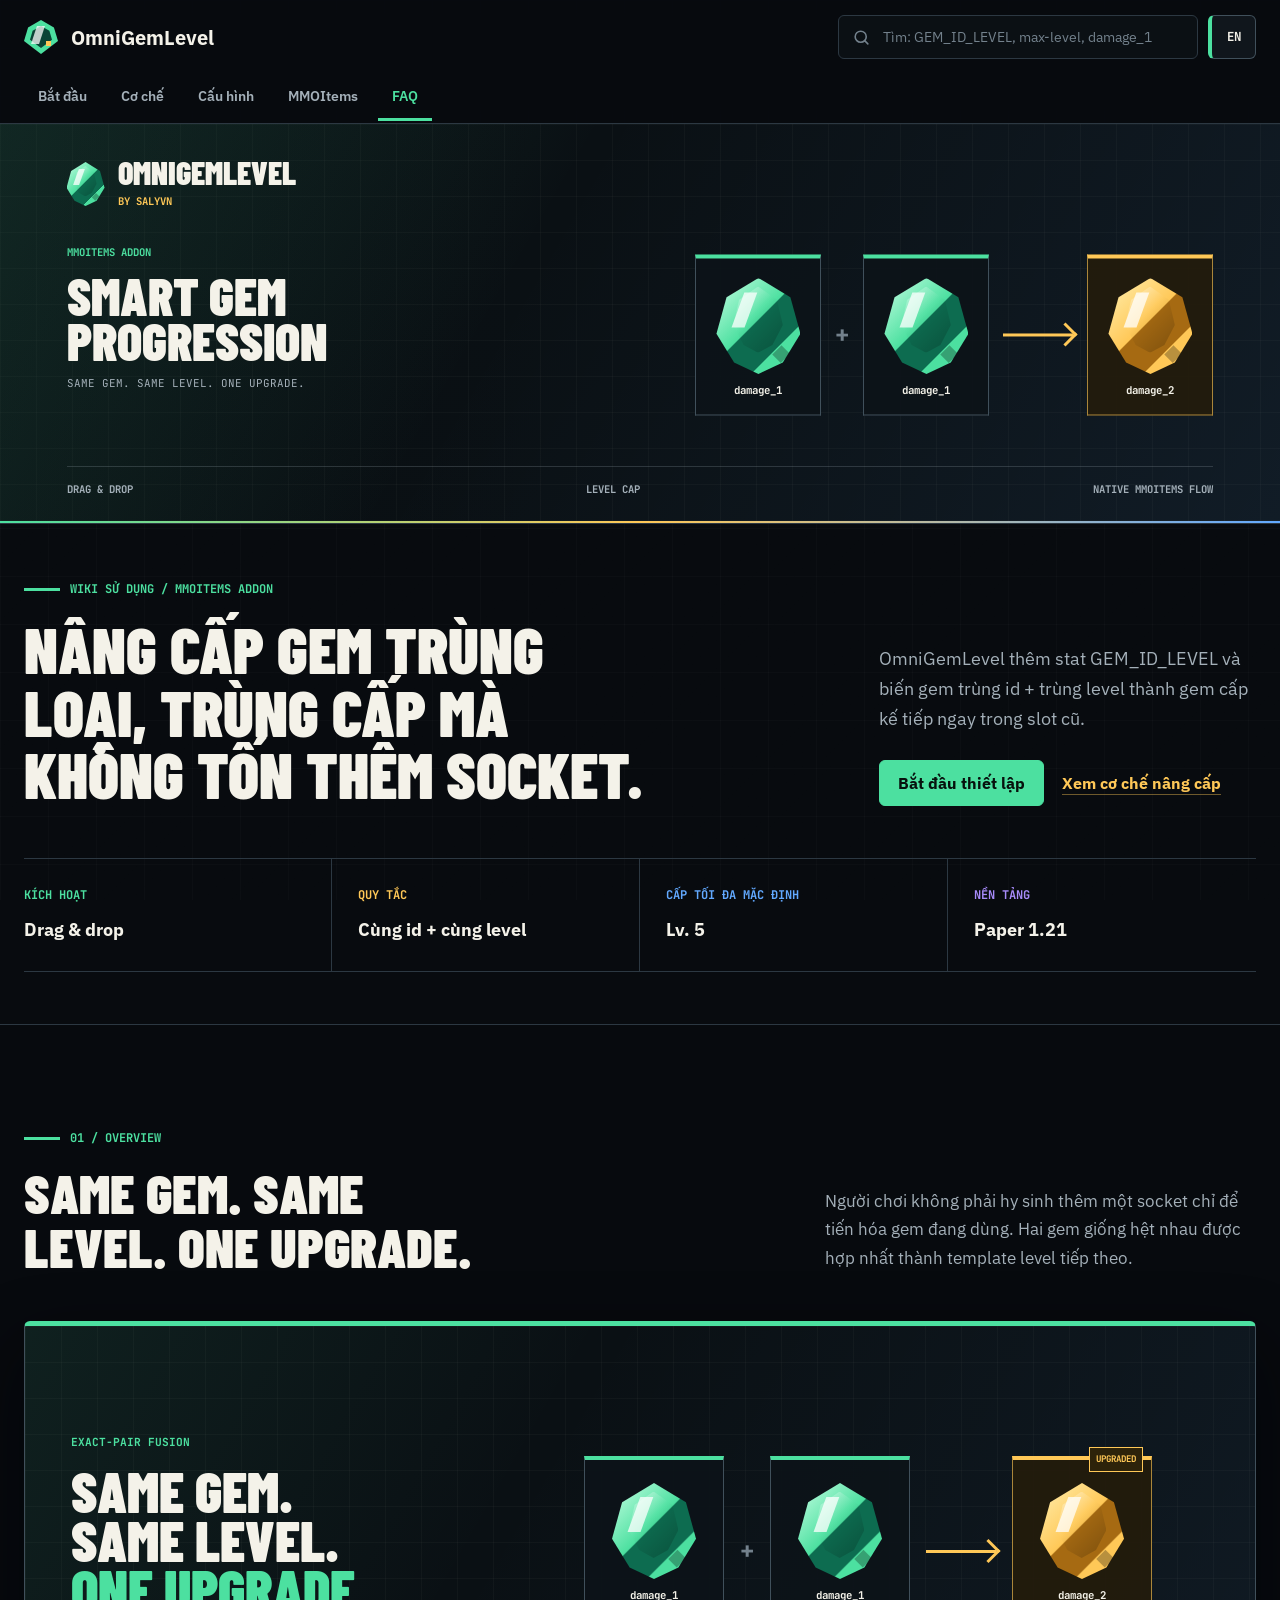
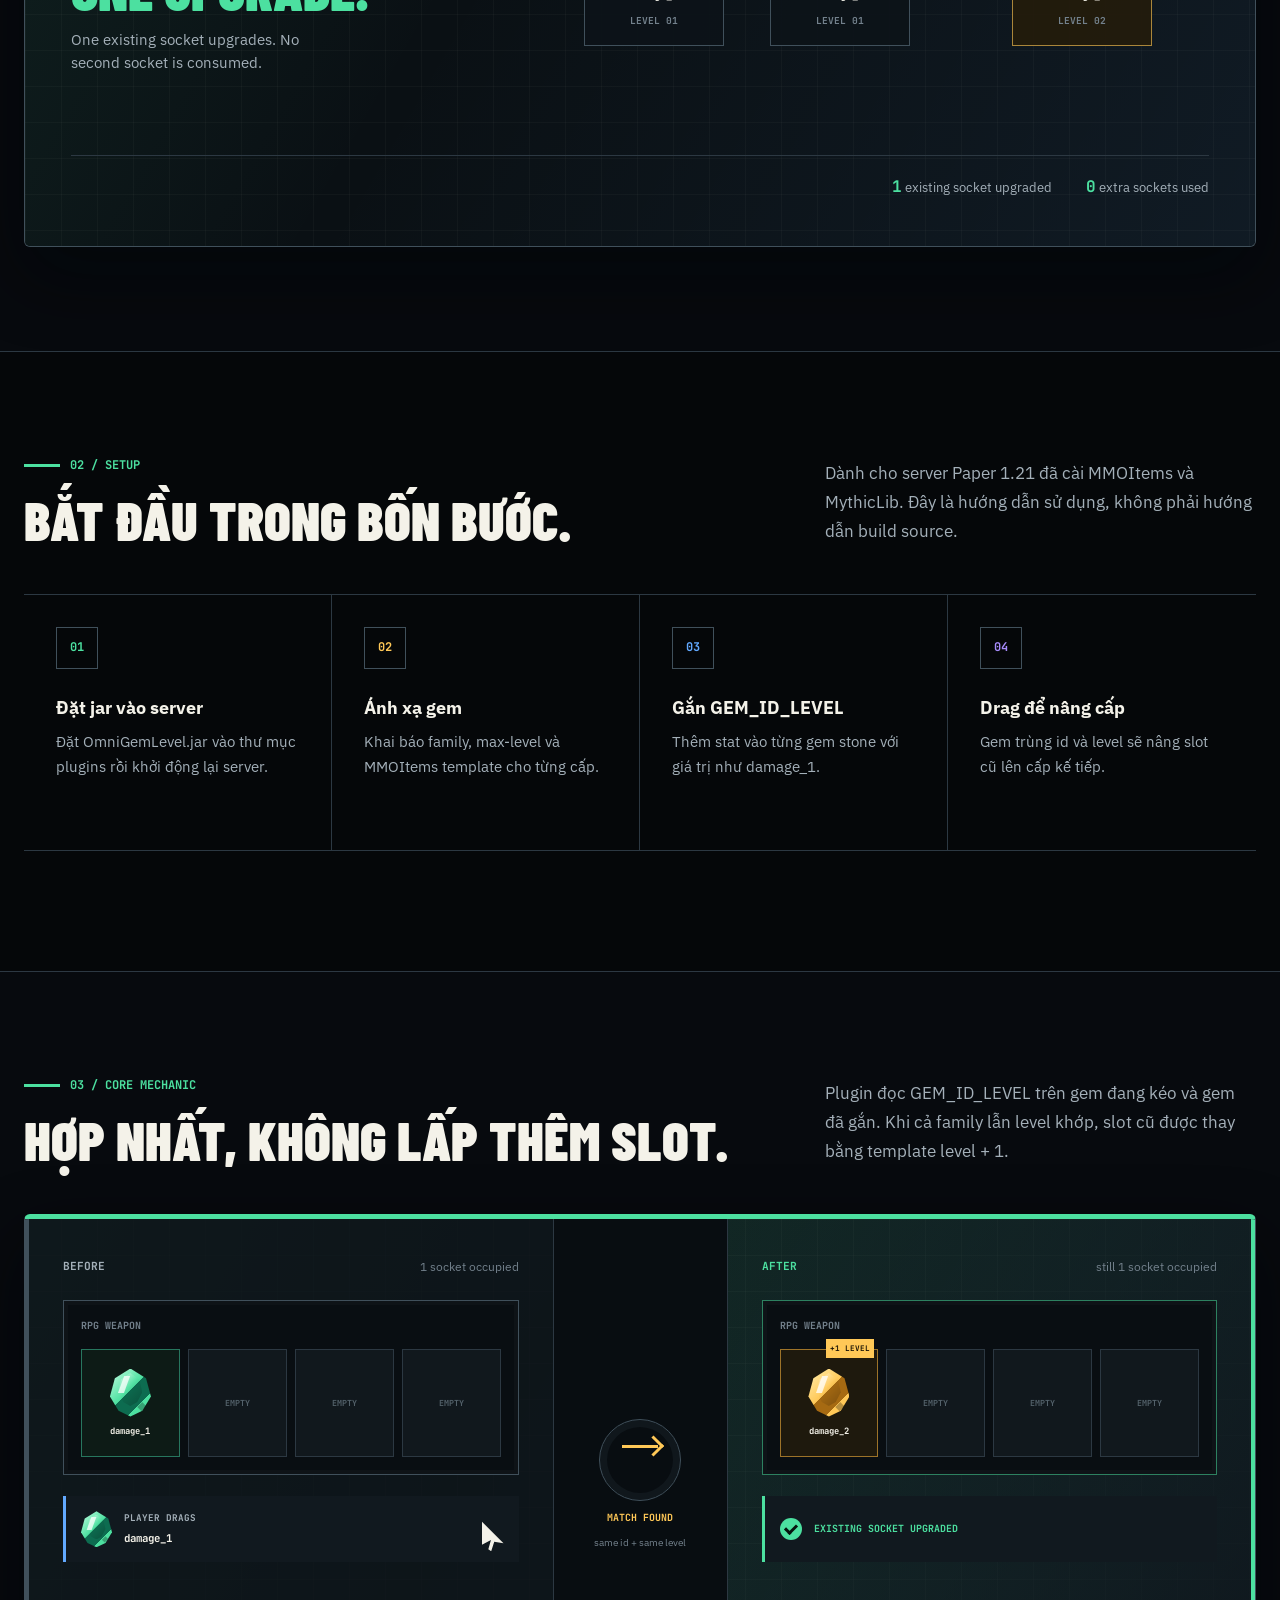
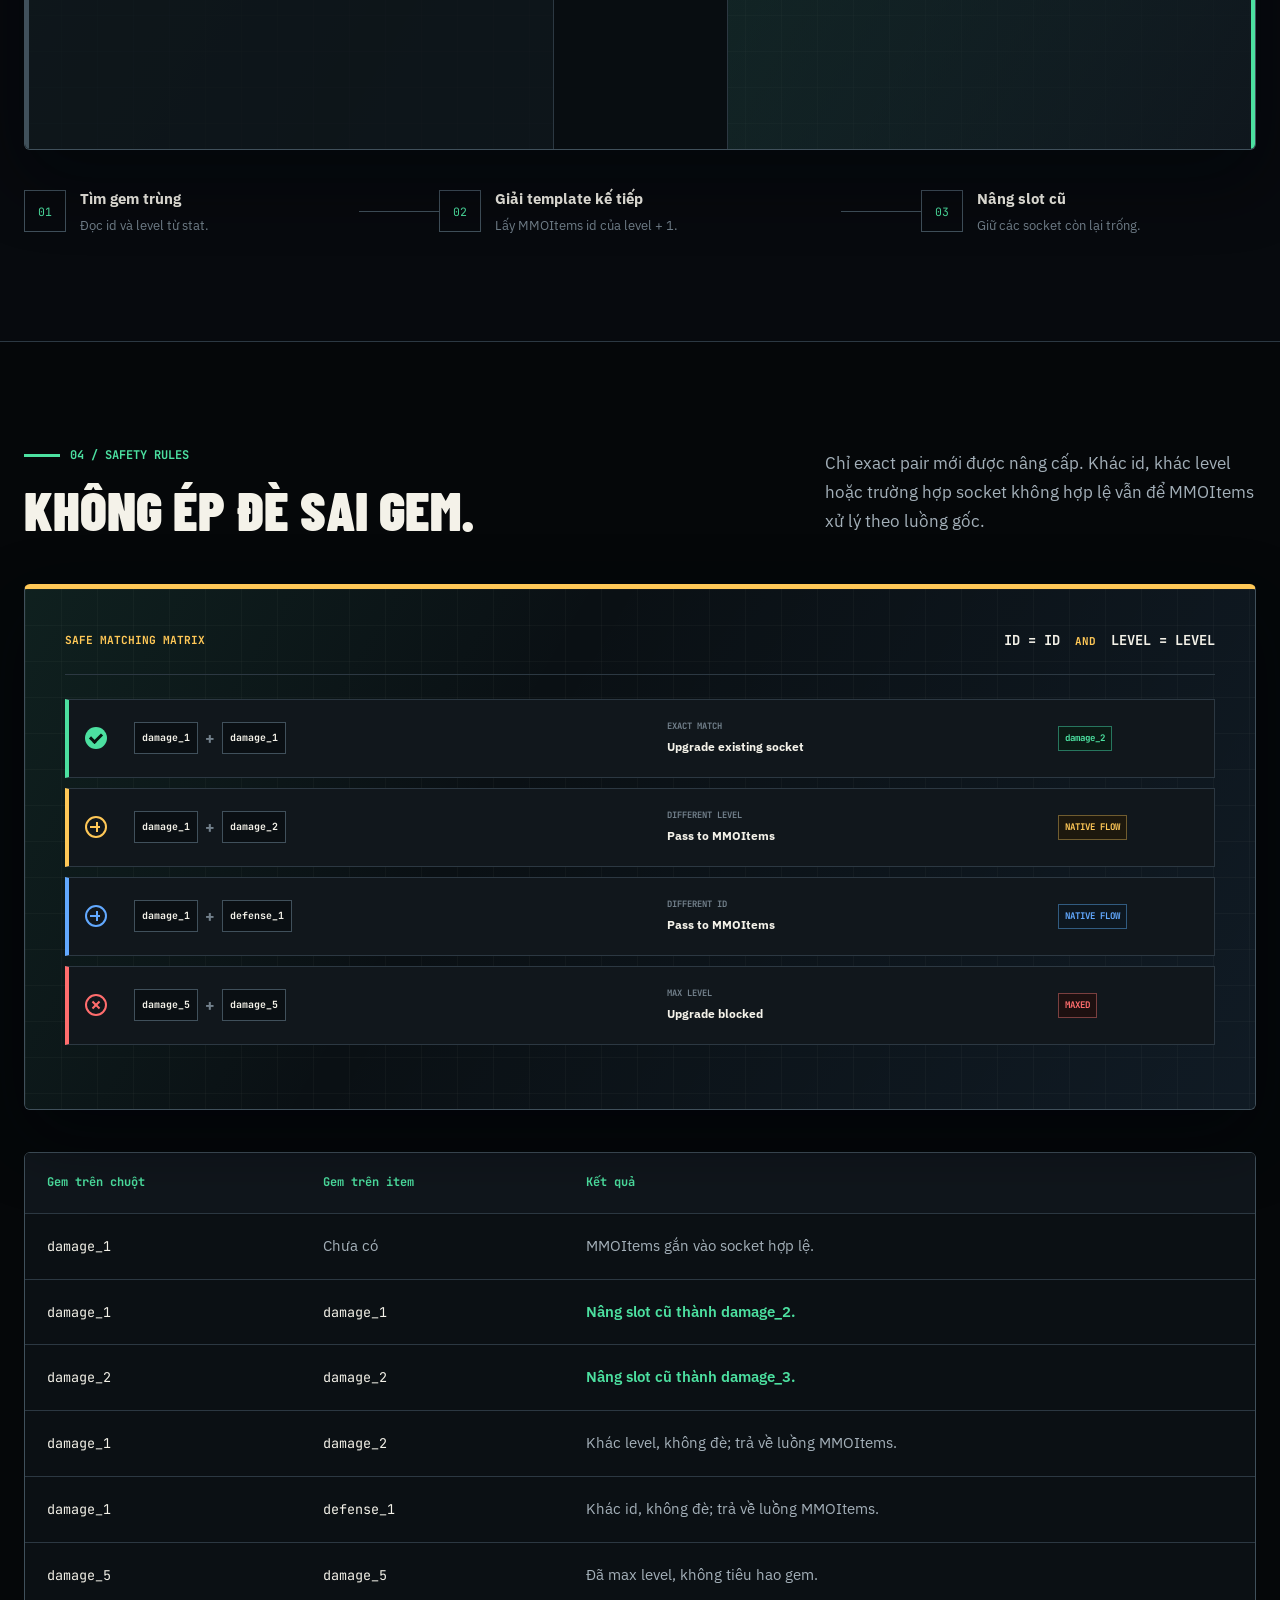
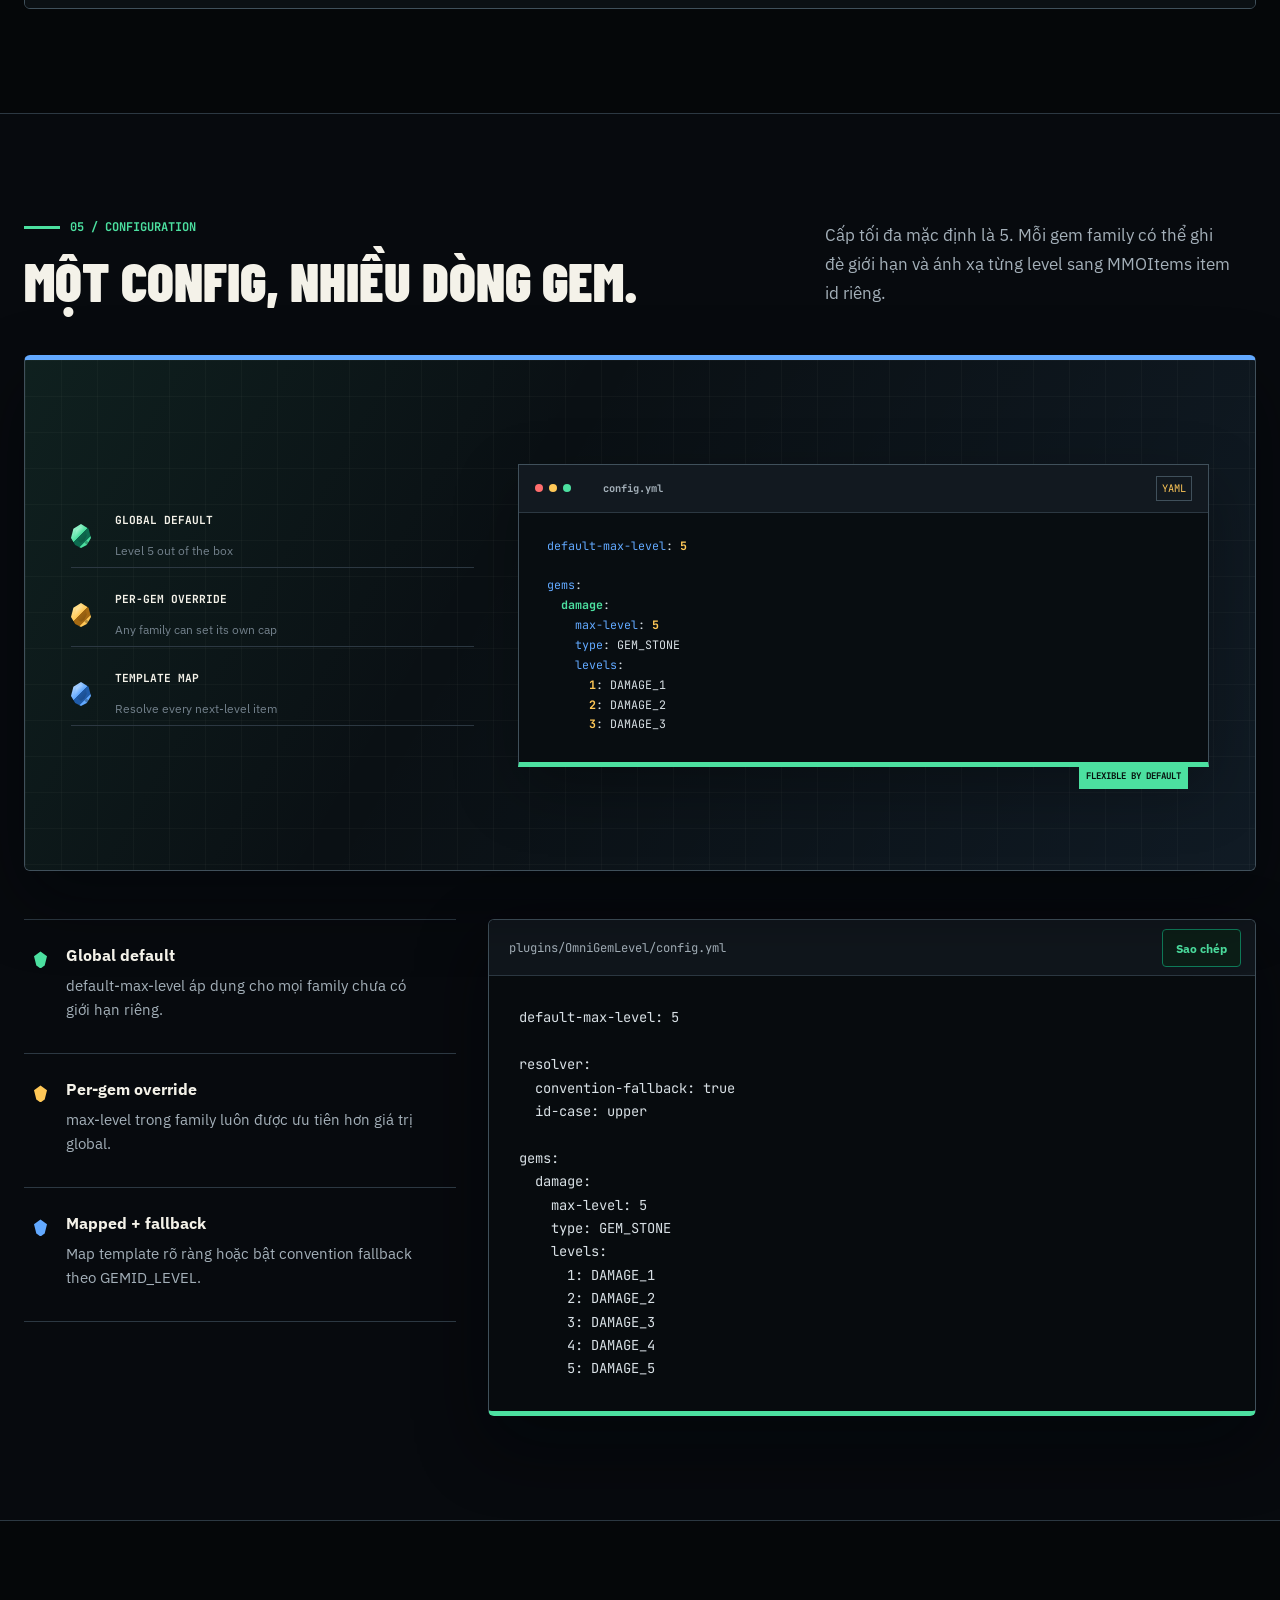
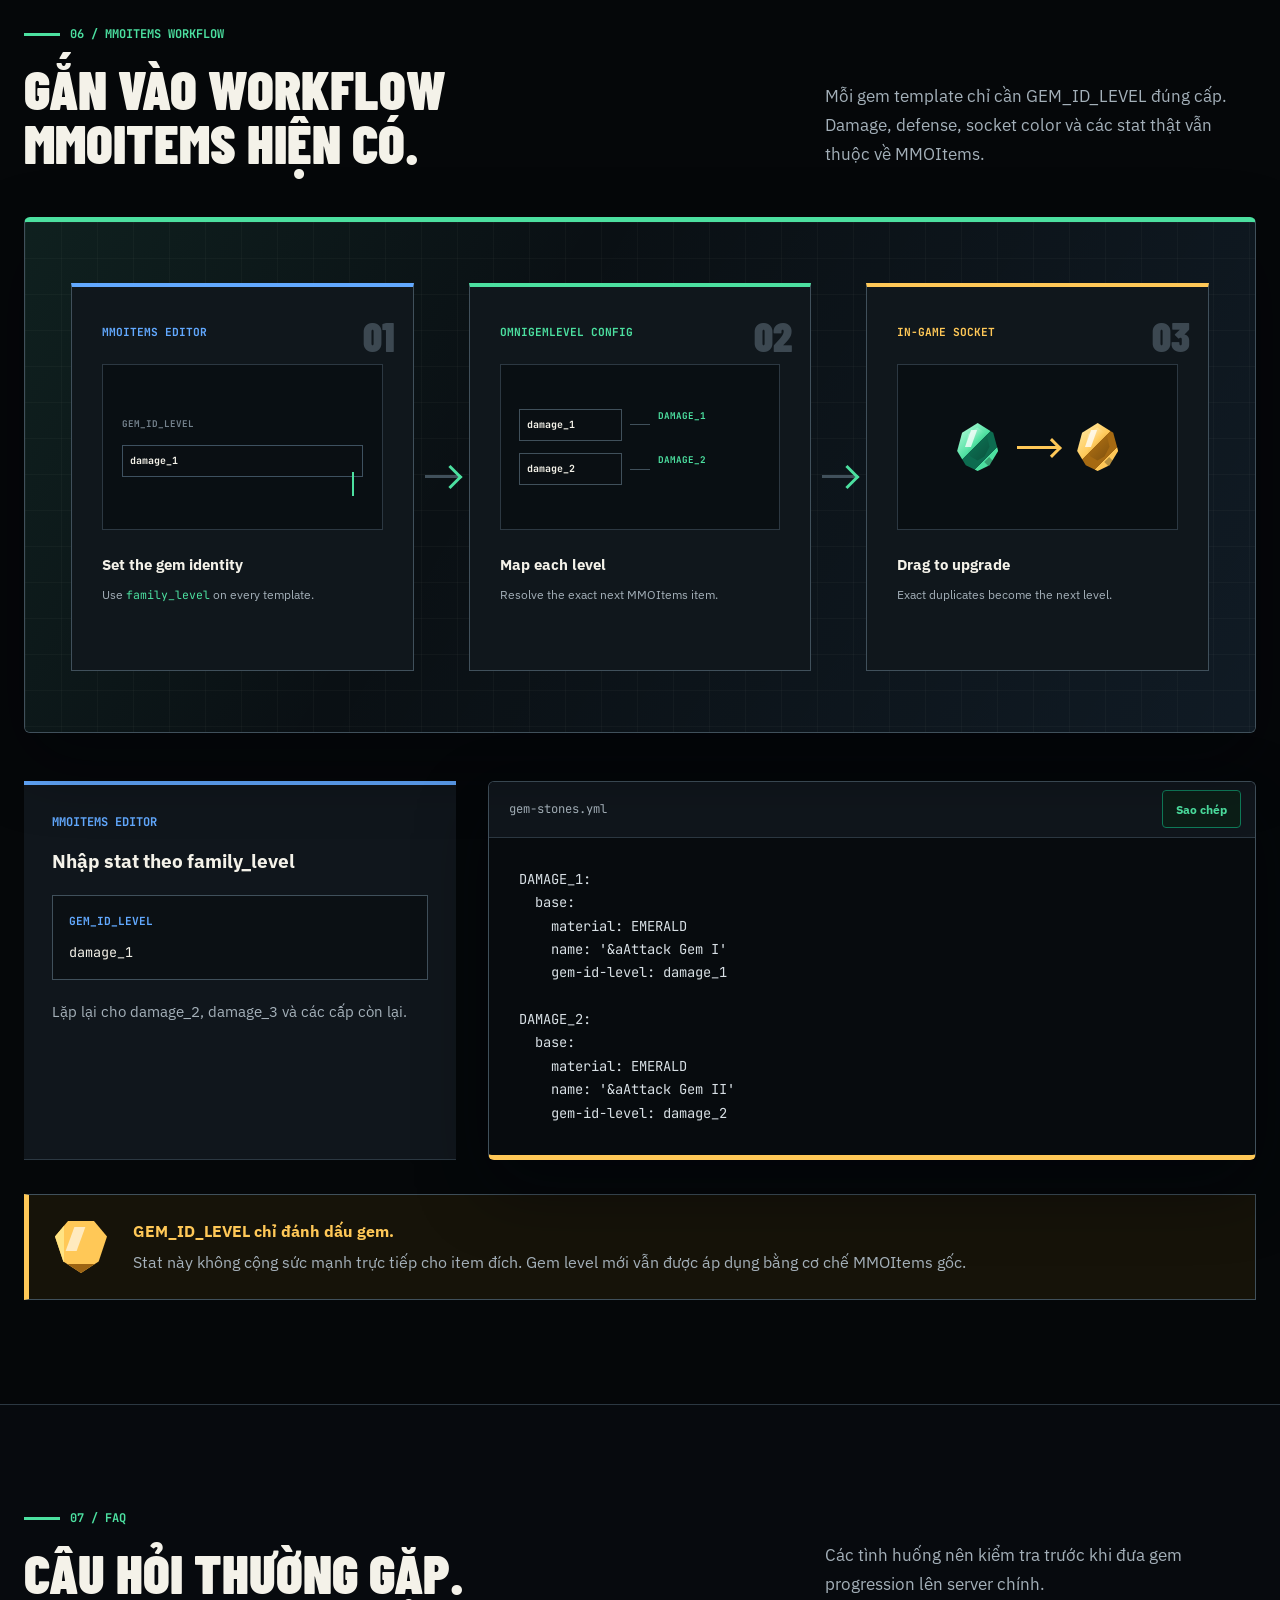
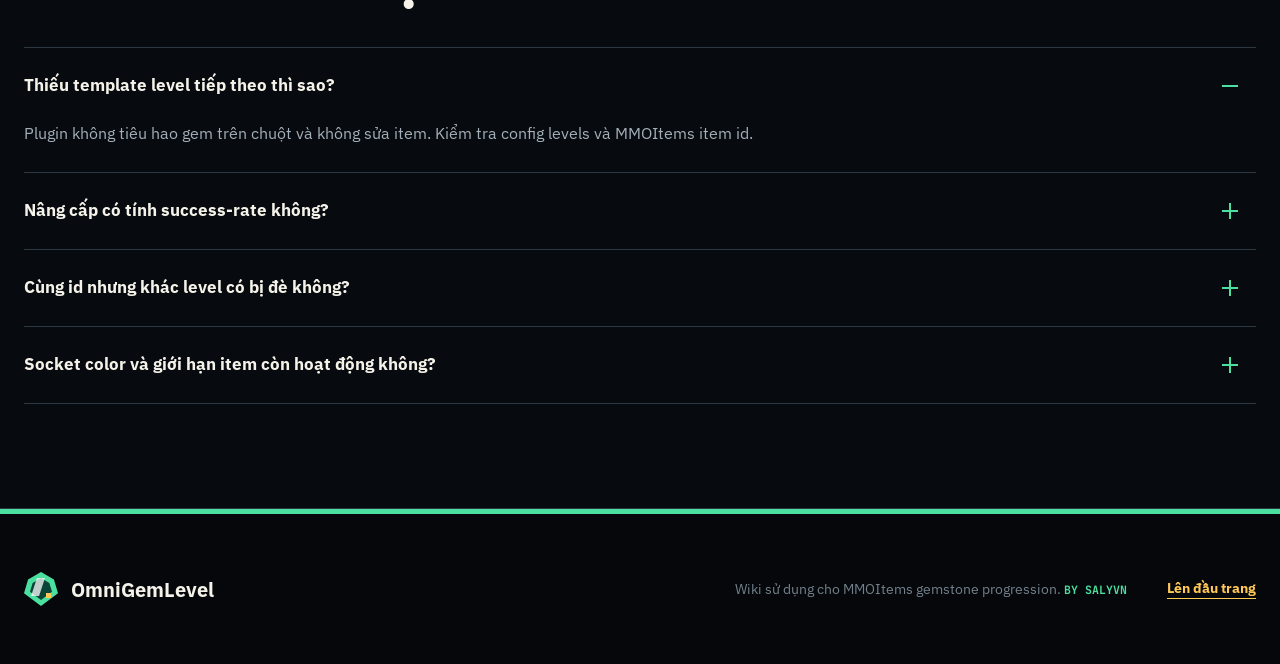
<file: docs/index.html>
<!doctype html>
<html lang="vi">
<head>
  <meta charset="utf-8">
  <meta name="viewport" content="width=device-width, initial-scale=1">

  <title>OmniGemLevel - MMOItems Gem Upgrade Addon | SalyVn</title>
  <meta name="title" content="OmniGemLevel - MMOItems Gem Upgrade Addon | SalyVn">
  <meta name="description" content="OmniGemLevel adds same-id, same-level gemstone fusion to MMOItems. Upgrade existing sockets, set global or per-gem caps, and preserve native behavior.">
  <meta name="author" content="SalyVn">
  <meta name="robots" content="index, follow">
  <meta name="theme-color" content="#080b0f">
  <link rel="canonical" href="https://salyys1.github.io/OmniGemLevel/">

  <meta property="og:type" content="website">
  <meta property="og:url" content="https://salyys1.github.io/OmniGemLevel/">
  <meta property="og:title" content="OmniGemLevel - MMOItems Gem Upgrade Addon">
  <meta property="og:description" content="Merge exact duplicate gemstones into the next level without consuming another socket.">
  <meta property="og:image" content="https://salyys1.github.io/OmniGemLevel/assets/showcase/omnigemlevel-01-product-cover-1920x1080.png">
  <meta property="og:image:width" content="1920">
  <meta property="og:image:height" content="1080">
  <meta property="og:site_name" content="OmniGemLevel Wiki">
  <meta property="og:locale" content="vi_VN">
  <meta property="og:locale:alternate" content="en_US">

  <meta name="twitter:card" content="summary_large_image">
  <meta name="twitter:title" content="OmniGemLevel - MMOItems Gem Upgrade Addon">
  <meta name="twitter:description" content="Same gem. Same level. One upgrade. A focused gemstone progression addon for MMOItems.">
  <meta name="twitter:image" content="https://salyys1.github.io/OmniGemLevel/assets/showcase/omnigemlevel-01-product-cover-1920x1080.png">
  <meta name="twitter:image:alt" content="OmniGemLevel gemstone fusion showcase for MMOItems">

  <link rel="preconnect" href="https://fonts.googleapis.com">
  <link rel="preconnect" href="https://fonts.gstatic.com" crossorigin>
  <link href="https://fonts.googleapis.com/css2?family=Barlow+Condensed:wght@700;800;900&family=IBM+Plex+Sans:wght@400;500;600;700&family=JetBrains+Mono:wght@500;700&display=swap" rel="stylesheet">
  <link rel="icon" type="image/svg+xml" href="assets/omnigemlevel-favicon.svg">
  <link rel="stylesheet" href="assets/wiki.css">
  <link rel="stylesheet" href="assets/wiki-content.css">
  <link rel="stylesheet" href="assets/wiki-visuals.css">
  <link rel="stylesheet" href="assets/wiki-visuals-content.css">
  <link rel="stylesheet" href="assets/wiki-responsive.css">
  <link rel="stylesheet" href="assets/wiki-visuals-responsive.css">

  <script type="application/ld+json">
  {
    "@context": "https://schema.org",
    "@type": "SoftwareApplication",
    "name": "OmniGemLevel",
    "applicationCategory": "GameApplication",
    "operatingSystem": "Paper 1.21",
    "softwareVersion": "1.0.0",
    "author": { "@type": "Person", "name": "SalyVn" },
    "description": "MMOItems addon that merges same-id, same-level gemstones into the next configured level.",
    "url": "https://salyys1.github.io/OmniGemLevel/"
  }
  </script>
</head>
<body>
  <a class="skip-link" href="#content" data-i18n="skip">Bỏ qua điều hướng</a>

  <header class="topbar">
    <div class="shell topbar-main">
      <a class="brand" href="#top" aria-label="OmniGemLevel">
        <span class="brand-gem" aria-hidden="true"><i></i></span>
        <span>OmniGemLevel</span>
      </a>

      <div class="topbar-actions">
        <label class="search-box" for="wikiSearch">
          <svg viewBox="0 0 24 24" aria-hidden="true"><circle cx="11" cy="11" r="7"></circle><path d="m20 20-4-4"></path></svg>
          <input id="wikiSearch" type="search" data-i18n-placeholder="search_placeholder" placeholder="Tìm: GEM_ID_LEVEL, max-level, damage_1">
        </label>
        <button class="lang-button" id="langToggle" type="button" aria-label="Đổi ngôn ngữ">EN</button>
      </div>
    </div>

    <nav class="shell nav" aria-label="Điều hướng chính">
      <a href="#quick-start" data-i18n="nav_quick">Bắt đầu</a>
      <a href="#mechanics" data-i18n="nav_mechanics">Cơ chế</a>
      <a href="#config" data-i18n="nav_config">Cấu hình</a>
      <a href="#mmoitems" data-i18n="nav_mmoitems">MMOItems</a>
      <a href="#faq" data-i18n="nav_faq">FAQ</a>
    </nav>
  </header>

  <main id="content">
    <section class="hero" id="top">
      <div class="hero-media css-hero-banner" role="img" aria-label="OmniGemLevel gem fusion showcase">
        <div class="css-banner-brand">
          <span class="css-gem gem-emerald gem-brand" aria-hidden="true"><i></i></span>
          <div><strong>OmniGemLevel</strong><small>BY SALYVN</small></div>
        </div>
        <div class="css-banner-copy" aria-hidden="true">
          <small>MMOITEMS ADDON</small>
          <b>SMART GEM<br>PROGRESSION</b>
          <span>SAME GEM. SAME LEVEL. ONE UPGRADE.</span>
        </div>
        <div class="css-banner-fusion" aria-hidden="true">
          <div class="css-mini-card">
            <span class="css-gem gem-emerald"><i></i></span>
            <code>damage_1</code>
          </div>
          <b class="css-math">+</b>
          <div class="css-mini-card">
            <span class="css-gem gem-emerald"><i></i></span>
            <code>damage_1</code>
          </div>
          <span class="css-flow-arrow"></span>
          <div class="css-mini-card is-upgraded">
            <span class="css-gem gem-gold"><i></i></span>
            <code>damage_2</code>
          </div>
        </div>
        <div class="css-banner-foot" aria-hidden="true"><span>DRAG &amp; DROP</span><span>LEVEL CAP</span><span>NATIVE MMOITEMS FLOW</span></div>
      </div>

      <div class="shell hero-copy">
        <div>
          <p class="eyebrow" data-i18n="hero_eyebrow">WIKI SỬ DỤNG / MMOITEMS ADDON</p>
          <h1 data-i18n="hero_title">Nâng cấp gem trùng loại, trùng cấp mà không tốn thêm socket.</h1>
        </div>
        <div class="hero-summary">
          <p data-i18n="hero_copy">OmniGemLevel thêm stat GEM_ID_LEVEL và biến gem trùng id + trùng level thành gem cấp kế tiếp ngay trong slot cũ.</p>
          <div class="hero-links">
            <a class="primary-link" href="#quick-start" data-i18n="cta_start">Bắt đầu thiết lập</a>
            <a class="text-link" href="#mechanics" data-i18n="cta_mechanics">Xem cơ chế nâng cấp</a>
          </div>
        </div>
      </div>

      <div class="shell fact-strip" aria-label="Plugin facts">
        <div><small data-i18n="fact_trigger">KÍCH HOẠT</small><strong data-i18n="fact_trigger_value">Drag &amp; drop</strong></div>
        <div><small data-i18n="fact_match">QUY TẮC</small><strong data-i18n="fact_match_value">Cùng id + cùng level</strong></div>
        <div><small data-i18n="fact_default">CẤP TỐI ĐA MẶC ĐỊNH</small><strong>Lv. 5</strong></div>
        <div><small data-i18n="fact_runtime">NỀN TẢNG</small><strong>Paper 1.21</strong></div>
      </div>
    </section>

    <section class="band overview search-item" id="overview" data-search="overview duplicate gemstones socket upgrade addon">
      <div class="shell split-heading">
        <div>
          <p class="section-index">01 / OVERVIEW</p>
          <h2 data-i18n="overview_title">Same gem. Same level. One upgrade.</h2>
        </div>
        <p data-i18n="overview_copy">Người chơi không phải hy sinh thêm một socket chỉ để tiến hóa gem đang dùng. Hai gem giống hệt nhau được hợp nhất thành template level tiếp theo.</p>
      </div>
      <div class="shell media-frame">
        <div class="css-showcase css-overview-visual" role="img" aria-label="Two damage level one gems combine into one level two gem">
          <div class="css-showcase-copy">
            <small>EXACT-PAIR FUSION</small>
            <b>SAME GEM.<br>SAME LEVEL.<br><em>ONE UPGRADE.</em></b>
            <span>One existing socket upgrades. No second socket is consumed.</span>
          </div>
          <div class="css-overview-fusion" aria-hidden="true">
            <div class="css-gem-card"><span class="css-gem gem-emerald"><i></i></span><code>damage_1</code><small>LEVEL 01</small></div>
            <b class="css-math">+</b>
            <div class="css-gem-card"><span class="css-gem gem-emerald"><i></i></span><code>damage_1</code><small>LEVEL 01</small></div>
            <span class="css-flow-arrow"></span>
            <div class="css-gem-card result-card"><span class="css-gem gem-gold"><i></i></span><code>damage_2</code><small>LEVEL 02</small><mark>UPGRADED</mark></div>
          </div>
          <div class="css-overview-facts" aria-hidden="true"><span><b>1</b> existing socket upgraded</span><span><b>0</b> extra sockets used</span></div>
        </div>
      </div>
    </section>

    <section class="band band-dark search-item" id="quick-start" data-search="install setup jar config stat drag drop">
      <div class="shell section-heading">
        <div>
          <p class="section-index">02 / SETUP</p>
          <h2 data-i18n="quick_title">Bắt đầu trong bốn bước.</h2>
        </div>
        <p data-i18n="quick_copy">Dành cho server Paper 1.21 đã cài MMOItems và MythicLib. Đây là hướng dẫn sử dụng, không phải hướng dẫn build source.</p>
      </div>

      <ol class="shell setup-steps">
        <li>
          <span>01</span>
          <h3 data-i18n="step_1_title">Đặt jar vào server</h3>
          <p data-i18n="step_1_copy">Đặt OmniGemLevel.jar vào thư mục plugins rồi khởi động lại server.</p>
        </li>
        <li>
          <span>02</span>
          <h3 data-i18n="step_2_title">Ánh xạ gem</h3>
          <p data-i18n="step_2_copy">Khai báo family, max-level và MMOItems template cho từng cấp.</p>
        </li>
        <li>
          <span>03</span>
          <h3 data-i18n="step_3_title">Gắn GEM_ID_LEVEL</h3>
          <p data-i18n="step_3_copy">Thêm stat vào từng gem stone với giá trị như damage_1.</p>
        </li>
        <li>
          <span>04</span>
          <h3 data-i18n="step_4_title">Drag để nâng cấp</h3>
          <p data-i18n="step_4_copy">Gem trùng id và level sẽ nâng slot cũ lên cấp kế tiếp.</p>
        </li>
      </ol>
    </section>

    <section class="band search-item" id="mechanics" data-search="mechanics fusion same id same level existing socket">
      <div class="shell split-heading">
        <div>
          <p class="section-index">03 / CORE MECHANIC</p>
          <h2 data-i18n="mechanics_title">Hợp nhất, không lấp thêm slot.</h2>
        </div>
        <p data-i18n="mechanics_copy">Plugin đọc GEM_ID_LEVEL trên gem đang kéo và gem đã gắn. Khi cả family lẫn level khớp, slot cũ được thay bằng template level + 1.</p>
      </div>
      <div class="shell media-frame accent-green">
        <div class="css-showcase css-mechanics-visual" role="img" aria-label="An existing socket with damage level one upgrades to damage level two">
          <div class="css-socket-column">
            <div class="css-visual-label"><b>BEFORE</b><span>1 socket occupied</span></div>
            <div class="css-item-frame">
              <small>RPG WEAPON</small>
              <div class="css-socket-grid">
                <div class="css-socket occupied"><span class="css-gem gem-emerald gem-small"><i></i></span><code>damage_1</code></div>
                <div class="css-socket">EMPTY</div><div class="css-socket">EMPTY</div><div class="css-socket">EMPTY</div>
              </div>
            </div>
            <div class="css-drag-card"><span class="css-cursor"></span><span class="css-gem gem-emerald gem-tiny"><i></i></span><div><b>PLAYER DRAGS</b><code>damage_1</code></div></div>
          </div>
          <div class="css-merge-core" aria-hidden="true"><span class="css-core-arrow"></span><b>MATCH FOUND</b><small>same id + same level</small></div>
          <div class="css-socket-column is-after">
            <div class="css-visual-label"><b>AFTER</b><span>still 1 socket occupied</span></div>
            <div class="css-item-frame success-frame">
              <small>RPG WEAPON</small>
              <div class="css-socket-grid">
                <div class="css-socket occupied upgraded"><span class="css-gem gem-gold gem-small"><i></i></span><code>damage_2</code><mark>+1 LEVEL</mark></div>
                <div class="css-socket">EMPTY</div><div class="css-socket">EMPTY</div><div class="css-socket">EMPTY</div>
              </div>
            </div>
            <div class="css-success-card"><span class="css-check"></span> EXISTING SOCKET UPGRADED</div>
          </div>
        </div>
      </div>
      <div class="shell logic-rail">
        <div><span>01</span><b data-i18n="logic_1_title">Tìm gem trùng</b><small data-i18n="logic_1_copy">Đọc id và level từ stat.</small></div>
        <i aria-hidden="true"></i>
        <div><span>02</span><b data-i18n="logic_2_title">Giải template kế tiếp</b><small data-i18n="logic_2_copy">Lấy MMOItems id của level + 1.</small></div>
        <i aria-hidden="true"></i>
        <div><span>03</span><b data-i18n="logic_3_title">Nâng slot cũ</b><small data-i18n="logic_3_copy">Giữ các socket còn lại trống.</small></div>
      </div>
    </section>

    <section class="band band-dark search-item" id="behavior" data-search="safe matching different id level max overwrite native behavior">
      <div class="shell split-heading">
        <div>
          <p class="section-index">04 / SAFETY RULES</p>
          <h2 data-i18n="behavior_title">Không ép đè sai gem.</h2>
        </div>
        <p data-i18n="behavior_copy">Chỉ exact pair mới được nâng cấp. Khác id, khác level hoặc trường hợp socket không hợp lệ vẫn để MMOItems xử lý theo luồng gốc.</p>
      </div>
      <div class="shell media-frame accent-gold">
        <div class="css-showcase css-rules-visual" role="img" aria-label="Exact pairs upgrade, other pairs use MMOItems flow or respect max level">
          <div class="css-rules-head"><span>SAFE MATCHING MATRIX</span><b>ID = ID <i>AND</i> LEVEL = LEVEL</b></div>
          <div class="css-rule-list">
            <div class="css-rule-row rule-positive"><span class="css-check"></span><div><code>damage_1</code><b>+</b><code>damage_1</code></div><p><small>EXACT MATCH</small><strong>Upgrade existing socket</strong></p><mark>damage_2</mark></div>
            <div class="css-rule-row rule-neutral"><span class="css-pass"></span><div><code>damage_1</code><b>+</b><code>damage_2</code></div><p><small>DIFFERENT LEVEL</small><strong>Pass to MMOItems</strong></p><mark>NATIVE FLOW</mark></div>
            <div class="css-rule-row rule-blue"><span class="css-pass"></span><div><code>damage_1</code><b>+</b><code>defense_1</code></div><p><small>DIFFERENT ID</small><strong>Pass to MMOItems</strong></p><mark>NATIVE FLOW</mark></div>
            <div class="css-rule-row rule-blocked"><span class="css-stop"></span><div><code>damage_5</code><b>+</b><code>damage_5</code></div><p><small>MAX LEVEL</small><strong>Upgrade blocked</strong></p><mark>MAXED</mark></div>
          </div>
        </div>
      </div>

      <div class="shell table-wrap">
        <table>
          <thead>
            <tr>
              <th data-i18n="table_cursor">Gem trên chuột</th>
              <th data-i18n="table_target">Gem trên item</th>
              <th data-i18n="table_result">Kết quả</th>
            </tr>
          </thead>
          <tbody>
            <tr><td><code>damage_1</code></td><td data-i18n="table_empty">Chưa có</td><td data-i18n="table_native">MMOItems gắn vào socket hợp lệ.</td></tr>
            <tr class="positive-row"><td><code>damage_1</code></td><td><code>damage_1</code></td><td data-i18n="table_upgrade_2">Nâng slot cũ thành damage_2.</td></tr>
            <tr class="positive-row"><td><code>damage_2</code></td><td><code>damage_2</code></td><td data-i18n="table_upgrade_3">Nâng slot cũ thành damage_3.</td></tr>
            <tr><td><code>damage_1</code></td><td><code>damage_2</code></td><td data-i18n="table_next_slot">Khác level, không đè; trả về luồng MMOItems.</td></tr>
            <tr><td><code>damage_1</code></td><td><code>defense_1</code></td><td data-i18n="table_diff_id">Khác id, không đè; trả về luồng MMOItems.</td></tr>
            <tr><td><code>damage_5</code></td><td><code>damage_5</code></td><td data-i18n="table_max">Đã max level, không tiêu hao gem.</td></tr>
          </tbody>
        </table>
      </div>
    </section>

    <section class="band search-item" id="config" data-search="config default max level override resolver yaml mappings">
      <div class="shell split-heading">
        <div>
          <p class="section-index">05 / CONFIGURATION</p>
          <h2 data-i18n="config_title">Một config, nhiều dòng gem.</h2>
        </div>
        <p data-i18n="config_copy">Cấp tối đa mặc định là 5. Mỗi gem family có thể ghi đè giới hạn và ánh xạ từng level sang MMOItems item id riêng.</p>
      </div>
      <div class="shell media-frame accent-blue">
        <div class="css-showcase css-config-visual" role="img" aria-label="Configuration terminal showing global default and per-gem max level override">
          <div class="css-config-points">
            <span><i class="css-gem gem-emerald gem-dot"></i><b>GLOBAL DEFAULT</b><small>Level 5 out of the box</small></span>
            <span><i class="css-gem gem-gold gem-dot"></i><b>PER-GEM OVERRIDE</b><small>Any family can set its own cap</small></span>
            <span><i class="css-gem gem-blue gem-dot"></i><b>TEMPLATE MAP</b><small>Resolve every next-level item</small></span>
          </div>
          <div class="css-terminal"><div class="css-terminal-bar"><span><i></i><i></i><i></i></span><b>config.yml</b><small>YAML</small></div><pre><code><em>default-max-level</em>: <b>5</b>

<em>gems</em>:
  <strong>damage</strong>:
    <em>max-level</em>: <b>5</b>
    <em>type</em>: GEM_STONE
    <em>levels</em>:
      <b>1</b>: DAMAGE_1
      <b>2</b>: DAMAGE_2
      <b>3</b>: DAMAGE_3</code></pre><mark>FLEXIBLE BY DEFAULT</mark></div>
        </div>
      </div>

      <div class="shell config-layout">
        <div class="config-notes">
          <article>
            <span class="note-color green"></span>
            <h3 data-i18n="config_default_title">Global default</h3>
            <p data-i18n="config_default_copy">default-max-level áp dụng cho mọi family chưa có giới hạn riêng.</p>
          </article>
          <article>
            <span class="note-color gold"></span>
            <h3 data-i18n="config_override_title">Per-gem override</h3>
            <p data-i18n="config_override_copy">max-level trong family luôn được ưu tiên hơn giá trị global.</p>
          </article>
          <article>
            <span class="note-color blue"></span>
            <h3 data-i18n="config_resolver_title">Mapped + fallback</h3>
            <p data-i18n="config_resolver_copy">Map template rõ ràng hoặc bật convention fallback theo GEMID_LEVEL.</p>
          </article>
        </div>

        <div class="code-block">
          <div class="code-bar"><span>plugins/OmniGemLevel/config.yml</span><button type="button" data-copy="configExample" data-i18n="copy">Sao chép</button></div>
          <pre><code id="configExample">default-max-level: 5

resolver:
  convention-fallback: true
  id-case: upper

gems:
  damage:
    max-level: 5
    type: GEM_STONE
    levels:
      1: DAMAGE_1
      2: DAMAGE_2
      3: DAMAGE_3
      4: DAMAGE_4
      5: DAMAGE_5</code></pre>
        </div>
      </div>
    </section>

    <section class="band band-dark search-item" id="mmoitems" data-search="mmoitems editor gem id level yaml gem stone stat">
      <div class="shell split-heading">
        <div>
          <p class="section-index">06 / MMOITEMS WORKFLOW</p>
          <h2 data-i18n="mi_title">Gắn vào workflow MMOItems hiện có.</h2>
        </div>
        <p data-i18n="mi_copy">Mỗi gem template chỉ cần GEM_ID_LEVEL đúng cấp. Damage, defense, socket color và các stat thật vẫn thuộc về MMOItems.</p>
      </div>
      <div class="shell media-frame accent-green">
        <div class="css-showcase css-workflow-visual" role="img" aria-label="MMOItems workflow from GEM ID LEVEL stat to mapping and drag upgrade">
          <article class="css-workflow-step step-blue"><b>01</b><small>MMOITEMS EDITOR</small><div class="css-editor-visual"><span>GEM_ID_LEVEL</span><code>damage_1</code><i></i></div><strong>Set the gem identity</strong><p>Use <code>family_level</code> on every template.</p></article>
          <span class="css-workflow-arrow"></span>
          <article class="css-workflow-step step-green"><b>02</b><small>OMNIGEMLEVEL CONFIG</small><div class="css-map-visual"><code>damage_1</code><i></i><b>DAMAGE_1</b><code>damage_2</code><i></i><b>DAMAGE_2</b></div><strong>Map each level</strong><p>Resolve the exact next MMOItems item.</p></article>
          <span class="css-workflow-arrow"></span>
          <article class="css-workflow-step step-gold"><b>03</b><small>IN-GAME SOCKET</small><div class="css-upgrade-visual"><span class="css-gem gem-emerald gem-small"><i></i></span><i></i><span class="css-gem gem-gold gem-small"><i></i></span></div><strong>Drag to upgrade</strong><p>Exact duplicates become the next level.</p></article>
        </div>
      </div>

      <div class="shell editor-layout">
        <article class="editor-panel">
          <p class="panel-label">MMOITEMS EDITOR</p>
          <h3 data-i18n="mi_editor_title">Nhập stat theo family_level</h3>
          <div class="fake-input"><small>GEM_ID_LEVEL</small><code>damage_1</code></div>
          <p data-i18n="mi_editor_copy">Lặp lại cho damage_2, damage_3 và các cấp còn lại.</p>
        </article>

        <div class="code-block compact-code">
          <div class="code-bar"><span>gem-stones.yml</span><button type="button" data-copy="yamlExample" data-i18n="copy">Sao chép</button></div>
          <pre><code id="yamlExample">DAMAGE_1:
  base:
    material: EMERALD
    name: '&amp;aAttack Gem I'
    gem-id-level: damage_1

DAMAGE_2:
  base:
    material: EMERALD
    name: '&amp;aAttack Gem II'
    gem-id-level: damage_2</code></pre>
        </div>
      </div>

      <aside class="shell stat-notice">
        <span class="notice-gem" aria-hidden="true"></span>
        <div>
          <strong data-i18n="mi_notice_title">GEM_ID_LEVEL chỉ đánh dấu gem.</strong>
          <p data-i18n="mi_notice_copy">Stat này không cộng sức mạnh trực tiếp cho item đích. Gem level mới vẫn được áp dụng bằng cơ chế MMOItems gốc.</p>
        </div>
      </aside>
    </section>

    <section class="band search-item" id="faq" data-search="faq missing template success rate socket restrictions questions">
      <div class="shell section-heading">
        <div>
          <p class="section-index">07 / FAQ</p>
          <h2 data-i18n="faq_title">Câu hỏi thường gặp.</h2>
        </div>
        <p data-i18n="faq_copy">Các tình huống nên kiểm tra trước khi đưa gem progression lên server chính.</p>
      </div>

      <div class="shell faq-list">
        <details open>
          <summary data-i18n="faq_1_q">Thiếu template level tiếp theo thì sao?</summary>
          <p data-i18n="faq_1_a">Plugin không tiêu hao gem trên chuột và không sửa item. Kiểm tra config levels và MMOItems item id.</p>
        </details>
        <details>
          <summary data-i18n="faq_2_q">Nâng cấp có tính success-rate không?</summary>
          <p data-i18n="faq_2_a">Không. Exact-pair upgrade thành công khi template level tiếp theo tồn tại và hợp lệ.</p>
        </details>
        <details>
          <summary data-i18n="faq_3_q">Cùng id nhưng khác level có bị đè không?</summary>
          <p data-i18n="faq_3_a">Không. Trường hợp đó được trả về MMOItems để dùng socket hợp lệ tiếp theo nếu có.</p>
        </details>
        <details>
          <summary data-i18n="faq_4_q">Socket color và giới hạn item còn hoạt động không?</summary>
          <p data-i18n="faq_4_a">Có. Non-upgrade case dùng luồng MMOItems gốc; upgrade case áp dụng gem mới bằng API MMOItems.</p>
        </details>
      </div>
      <p class="shell search-empty" id="searchEmpty" hidden data-i18n="search_empty">Không tìm thấy phần phù hợp.</p>
    </section>
  </main>

  <footer class="footer">
    <div class="shell footer-inner">
      <div class="brand footer-brand"><span class="brand-gem" aria-hidden="true"><i></i></span><span>OmniGemLevel</span></div>
      <p><span data-i18n="footer_copy">Wiki sử dụng cho MMOItems gemstone progression.</span> <b>BY SALYVN</b></p>
      <a href="#top" data-i18n="back_top">Lên đầu trang</a>
    </div>
  </footer>

  <script src="assets/wiki.js" defer></script>
</body>
</html>
</file>
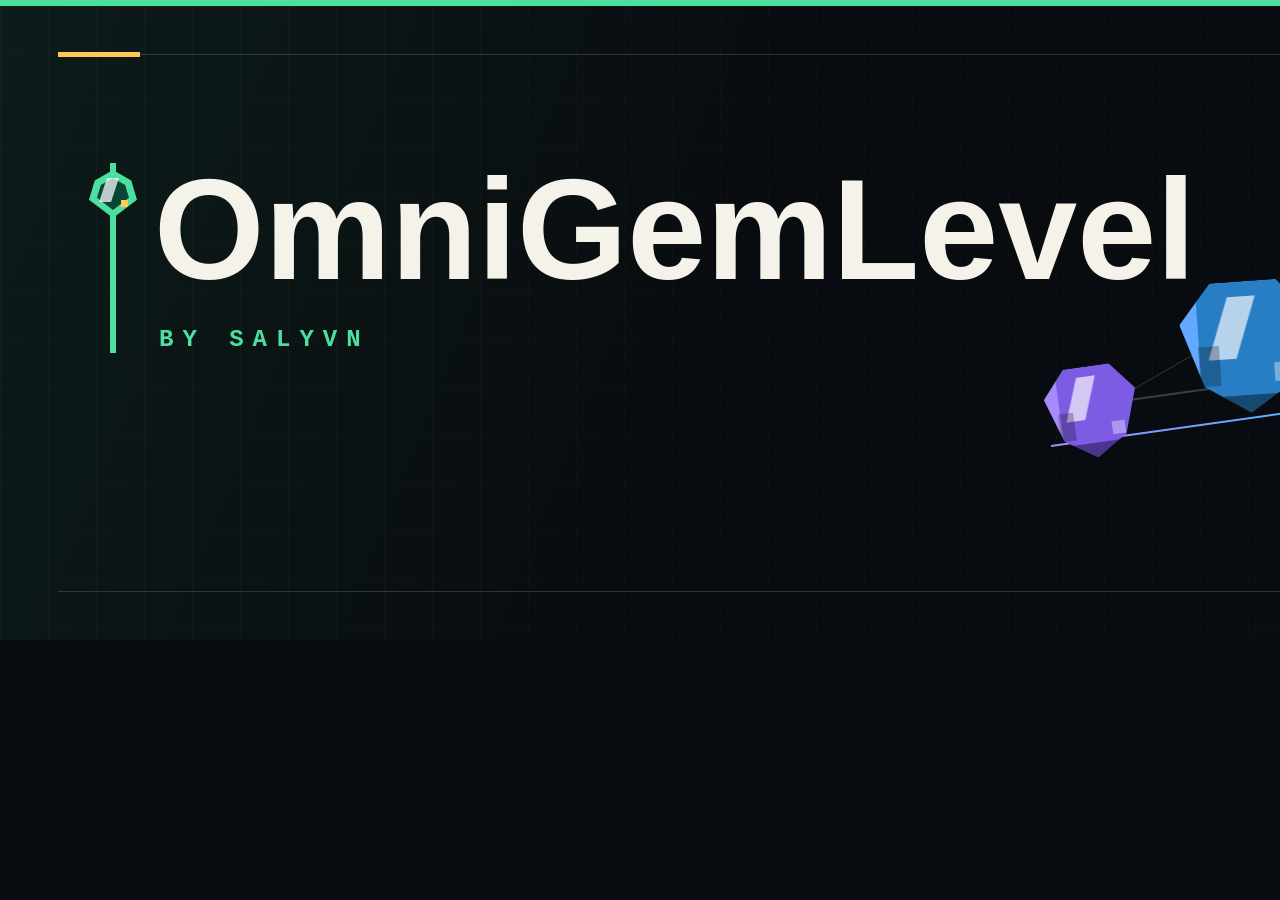
<file: assets/banners/omnigemlevel-builtbybit/resource-banner-source.html>
<!doctype html>
<html lang="en">
<head>
  <meta charset="utf-8">
  <meta name="viewport" content="width=device-width, initial-scale=1">
  <title>OmniGemLevel Resource Banner</title>
  <link rel="stylesheet" href="resource-banner.css">
</head>
<body>
  <main class="resource-banner" aria-label="OmniGemLevel by SalyVn">
    <div class="grid-texture"></div>
    <div class="frame-lines"></div>

    <section class="brand-copy">
      <div class="brand-mark"><span></span></div>
      <h1>OmniGemLevel</h1>
      <p>BY SALYVN</p>
    </section>

    <section class="gem-stage" aria-hidden="true">
      <div class="track track-back"></div>
      <div class="track track-front"></div>

      <div class="gem gem-violet gem-small pos-one"><span></span></div>
      <div class="gem gem-blue gem-medium pos-two"><span></span></div>
      <div class="gem gem-green gem-large pos-three"><span></span></div>
      <div class="gem gem-gold gem-medium pos-four"><span></span></div>
      <div class="gem gem-red gem-small pos-five"><span></span></div>

      <div class="level-line line-one"></div>
      <div class="level-line line-two"></div>
      <div class="level-line line-three"></div>
      <div class="level-line line-four"></div>
    </section>
  </main>
</body>
</html>
</file>
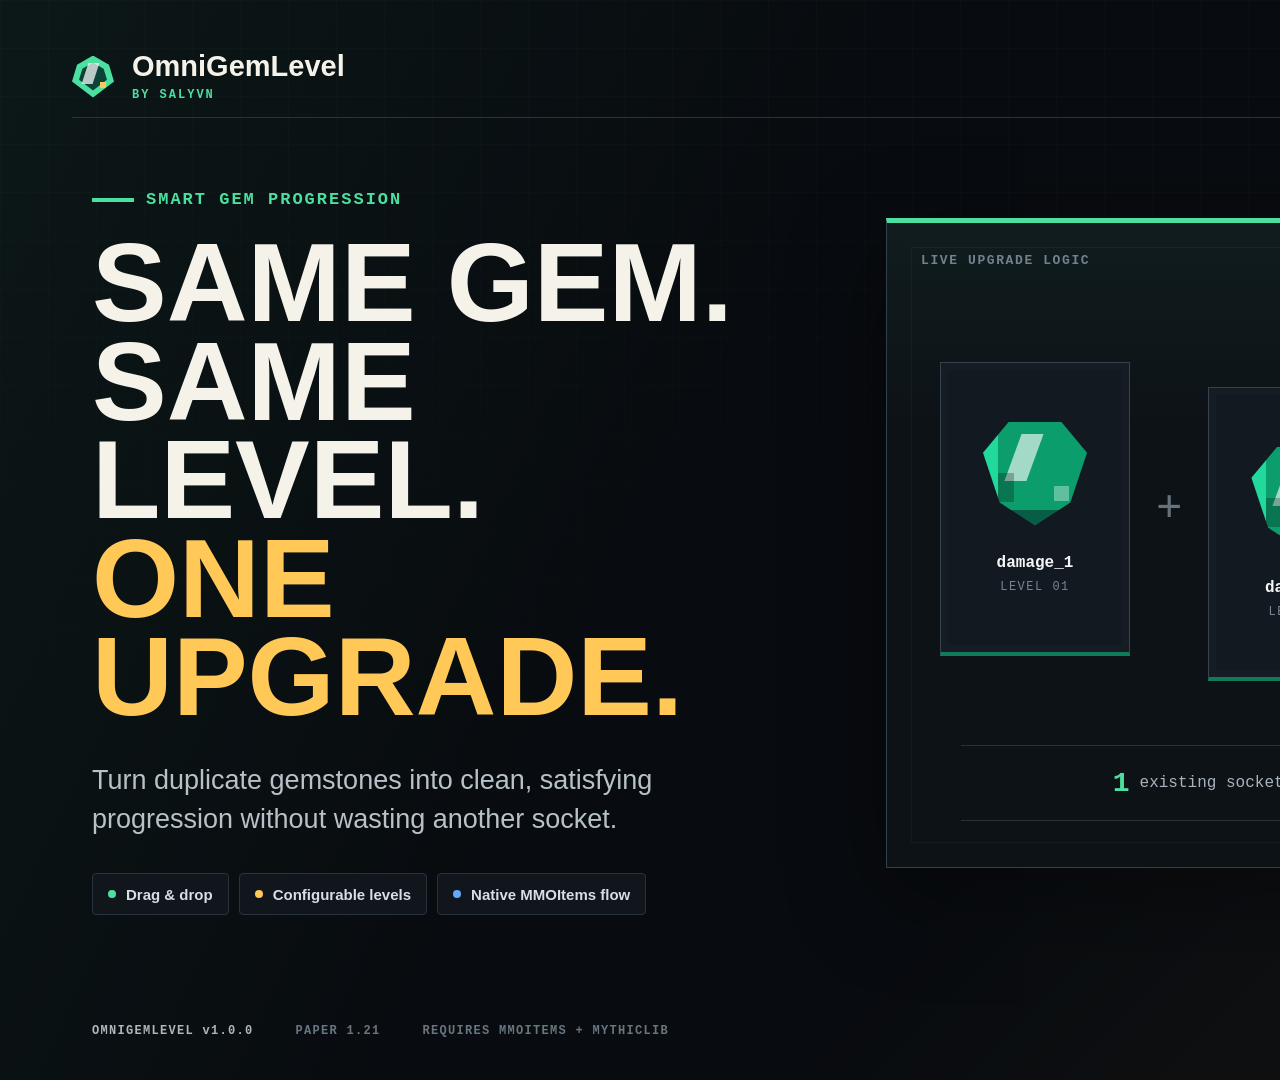
<file: assets/banners/omnigemlevel-builtbybit/showcase-source.html>
<!doctype html>
<html lang="en">
<head>
  <meta charset="utf-8">
  <meta name="viewport" content="width=device-width, initial-scale=1">
  <title>OmniGemLevel BuiltByBit Showcase</title>
  <link rel="stylesheet" href="showcase.css">
</head>
<body>
  <main>
    <section class="banner hero" data-slide="hero" aria-label="OmniGemLevel product cover">
      <div class="texture"></div>
      <header class="masthead">
        <div class="brand-lockup">
          <div class="brand-gem"><span></span></div>
          <div>
            <div class="brand-name">OmniGemLevel</div>
            <div class="brand-author">BY SALYVN</div>
          </div>
        </div>
        <div class="product-tag">MMOITEMS ADDON</div>
      </header>

      <div class="hero-copy">
        <div class="eyebrow">SMART GEM PROGRESSION</div>
        <h1>Same gem.<br>Same level.<br><span>One upgrade.</span></h1>
        <p>Turn duplicate gemstones into clean, satisfying progression without wasting another socket.</p>
        <div class="hero-badges">
          <div class="feature-chip"><i class="chip-dot green"></i>Drag &amp; drop</div>
          <div class="feature-chip"><i class="chip-dot gold"></i>Configurable levels</div>
          <div class="feature-chip"><i class="chip-dot blue"></i>Native MMOItems flow</div>
        </div>
      </div>

      <div class="fusion-stage" aria-hidden="true">
        <div class="stage-label">LIVE UPGRADE LOGIC</div>
        <div class="fusion-line">
          <div class="gem-card level-one">
            <div class="pixel-gem emerald"><span></span></div>
            <div class="gem-code">damage_1</div>
            <div class="gem-level">LEVEL 01</div>
          </div>
          <div class="math-symbol">+</div>
          <div class="gem-card level-one second">
            <div class="pixel-gem emerald"><span></span></div>
            <div class="gem-code">damage_1</div>
            <div class="gem-level">LEVEL 01</div>
          </div>
          <div class="fusion-arrow"><span></span></div>
          <div class="gem-card result">
            <div class="result-rays"></div>
            <div class="pixel-gem amber"><span></span></div>
            <div class="gem-code">damage_2</div>
            <div class="gem-level">LEVEL 02</div>
            <div class="upgrade-stamp">UPGRADED</div>
          </div>
        </div>
        <div class="slot-note"><b>1</b> existing socket upgraded <span>/</span> <b>0</b> extra sockets used</div>
      </div>

      <footer class="footer-line">
        <span>OMNIGEMLEVEL v1.0.0</span>
        <span>PAPER 1.21</span>
        <span>REQUIRES MMOITEMS + MYTHICLIB</span>
      </footer>
    </section>

    <section class="banner mechanics" data-slide="mechanics" aria-label="Gem fusion mechanics">
      <div class="texture"></div>
      <header class="masthead">
        <div class="brand-lockup compact">
          <div class="brand-gem"><span></span></div>
          <div class="brand-name">OmniGemLevel</div>
        </div>
        <div class="slide-index">02 / 05</div>
      </header>

      <div class="section-heading">
        <div class="eyebrow">CORE MECHANIC</div>
        <h2>Fuse, don't fill.</h2>
        <p>Duplicate gems upgrade the socket you already have.</p>
      </div>

      <div class="mechanic-board">
        <div class="board-column before-column">
          <div class="column-label"><span>BEFORE</span><small>1 socket occupied</small></div>
          <div class="item-frame">
            <div class="item-title">RPG WEAPON</div>
            <div class="socket-row">
              <div class="socket occupied">
                <div class="pixel-gem emerald small"><span></span></div>
                <b>damage_1</b>
              </div>
              <div class="socket empty">EMPTY</div>
              <div class="socket empty">EMPTY</div>
              <div class="socket empty">EMPTY</div>
            </div>
          </div>
          <div class="drag-card">
            <div class="cursor-shape"></div>
            <div class="pixel-gem emerald tiny"><span></span></div>
            <div><b>Player drags</b><code>damage_1</code></div>
          </div>
        </div>

        <div class="merge-core" aria-hidden="true">
          <div class="core-ring"><div class="core-arrow"></div></div>
          <span>MATCH FOUND</span>
          <small>same id + same level</small>
        </div>

        <div class="board-column after-column">
          <div class="column-label"><span>AFTER</span><small>still 1 socket occupied</small></div>
          <div class="item-frame success-frame">
            <div class="item-title">RPG WEAPON</div>
            <div class="socket-row">
              <div class="socket occupied upgraded">
                <div class="pixel-gem amber small"><span></span></div>
                <b>damage_2</b>
                <i>+1 LEVEL</i>
              </div>
              <div class="socket empty">EMPTY</div>
              <div class="socket empty">EMPTY</div>
              <div class="socket empty">EMPTY</div>
            </div>
          </div>
          <div class="success-message"><span class="check-icon"></span> Existing socket upgraded successfully</div>
        </div>
      </div>

      <div class="mechanic-caption">
        <div class="caption-number">01</div>
        <div><b>Identify duplicate</b><span>Read GEM_ID_LEVEL from both gems</span></div>
        <div class="caption-line"></div>
        <div class="caption-number">02</div>
        <div><b>Resolve next template</b><span>Find the configured level + 1 gemstone</span></div>
        <div class="caption-line"></div>
        <div class="caption-number">03</div>
        <div><b>Upgrade old socket</b><span>Keep the item's remaining sockets free</span></div>
      </div>
    </section>

    <section class="banner rules" data-slide="rules" aria-label="Safe matching rules">
      <div class="texture"></div>
      <header class="masthead">
        <div class="brand-lockup compact">
          <div class="brand-gem"><span></span></div>
          <div class="brand-name">OmniGemLevel</div>
        </div>
        <div class="slide-index">03 / 05</div>
      </header>

      <div class="rules-layout">
        <div class="rules-copy">
          <div class="eyebrow">SAFE BY DESIGN</div>
          <h2>No accidental<br>overwrites.</h2>
          <p>OmniGemLevel only merges an exact pair. Every other case stays in MMOItems' normal handling.</p>
          <div class="logic-formula">
            <span>ID</span><b>=</b><span>ID</span><i>AND</i><span>LEVEL</span><b>=</b><span>LEVEL</span>
          </div>
        </div>

        <div class="rule-list">
          <div class="rule-row positive">
            <div class="rule-status"><span class="check-icon"></span></div>
            <div class="rule-pair"><code>damage_1</code><b>+</b><code>damage_1</code></div>
            <div class="rule-result"><small>EXACT MATCH</small><strong>Upgrade existing socket</strong></div>
            <div class="result-code">damage_2</div>
          </div>
          <div class="rule-row neutral">
            <div class="rule-status"><span class="pass-icon"></span></div>
            <div class="rule-pair"><code>damage_1</code><b>+</b><code>damage_2</code></div>
            <div class="rule-result"><small>DIFFERENT LEVEL</small><strong>Pass to MMOItems</strong></div>
            <div class="result-code native">NATIVE FLOW</div>
          </div>
          <div class="rule-row neutral blue-row">
            <div class="rule-status"><span class="pass-icon"></span></div>
            <div class="rule-pair"><code>damage_1</code><b>+</b><code>defense_1</code></div>
            <div class="rule-result"><small>DIFFERENT ID</small><strong>Pass to MMOItems</strong></div>
            <div class="result-code native">NATIVE FLOW</div>
          </div>
          <div class="rule-row blocked">
            <div class="rule-status"><span class="stop-icon"></span></div>
            <div class="rule-pair"><code>damage_5</code><b>+</b><code>damage_5</code></div>
            <div class="rule-result"><small>MAX LEVEL</small><strong>Upgrade blocked</strong></div>
            <div class="result-code maxed">MAXED</div>
          </div>
        </div>
      </div>

      <div class="rules-footer">
        <div><b>EXACT-PAIR MATCHING</b><span>Both gem id and level must match</span></div>
        <div><b>NO FORCED SOCKETING</b><span>Non-upgrade cases remain native</span></div>
        <div><b>CLEAR MAX-LEVEL GUARD</b><span>Configured cap is always respected</span></div>
      </div>
    </section>

    <section class="banner config" data-slide="config" aria-label="Flexible configuration">
      <div class="texture"></div>
      <header class="masthead">
        <div class="brand-lockup compact">
          <div class="brand-gem"><span></span></div>
          <div class="brand-name">OmniGemLevel</div>
        </div>
        <div class="slide-index">04 / 05</div>
      </header>

      <div class="config-layout">
        <div class="config-copy">
          <div class="eyebrow">SERVER-FIRST CONFIGURATION</div>
          <h2>Control every<br>gem line.</h2>
          <p>Start with a global level cap, then override any gem family when your progression needs a different ceiling.</p>
          <div class="config-points">
            <div><span class="mini-gem green-gem"></span><b>Global default</b><small>Level 5 out of the box</small></div>
            <div><span class="mini-gem gold-gem"></span><b>Per-gem override</b><small>Choose a custom cap per family</small></div>
            <div><span class="mini-gem blue-gem"></span><b>Explicit templates</b><small>Map every level to an MMOItems id</small></div>
          </div>
        </div>

        <div class="code-window">
          <div class="window-bar">
            <div class="window-dots"><i></i><i></i><i></i></div>
            <span>plugins/OmniGemLevel/config.yml</span>
            <b>YAML</b>
          </div>
          <pre><code><span class="key">default-max-level</span>: <span class="number">5</span>

<span class="key">gems</span>:
  <span class="family">damage</span>:
    <span class="key">max-level</span>: <span class="number">5</span>
    <span class="key">type</span>: <span class="string">GEM_STONE</span>
    <span class="key">levels</span>:
      <span class="number">1</span>: <span class="string">DAMAGE_1</span>
      <span class="number">2</span>: <span class="string">DAMAGE_2</span>
      <span class="number">3</span>: <span class="string">DAMAGE_3</span>
      <span class="number">4</span>: <span class="string">DAMAGE_4</span>
      <span class="number">5</span>: <span class="string">DAMAGE_5</span>

  <span class="family alt">defense</span>:
    <span class="key">max-level</span>: <span class="number highlight-number">4</span> <span class="comment"># per-gem override</span></code></pre>
          <div class="code-callout"><span></span>ONE CONFIG. UNLIMITED GEM FAMILIES.</div>
        </div>
      </div>

      <div class="config-footer">
        <div class="stat-card"><small>GLOBAL DEFAULT</small><b>Lv. 5</b></div>
        <div class="stat-card"><small>CUSTOM OVERRIDES</small><b>Per gem</b></div>
        <div class="stat-card"><small>ID RESOLVER</small><b>Mapped + fallback</b></div>
        <div class="stat-card"><small>CONFIG FORMAT</small><b>Clean YAML</b></div>
      </div>
    </section>

    <section class="banner workflow" data-slide="workflow" aria-label="MMOItems workflow">
      <div class="texture"></div>
      <header class="masthead">
        <div class="brand-lockup compact">
          <div class="brand-gem"><span></span></div>
          <div class="brand-name">OmniGemLevel</div>
        </div>
        <div class="slide-index">05 / 05</div>
      </header>

      <div class="workflow-heading">
        <div class="eyebrow">MADE FOR MMOITEMS SERVERS</div>
        <h2>Fits your existing workflow.</h2>
        <p>One stat. One config map. Familiar drag-and-drop gameplay.</p>
      </div>

      <div class="workflow-track">
        <div class="workflow-step step-one">
          <div class="step-number">01</div>
          <div class="step-visual stat-editor">
            <div class="editor-title"><span></span>MMOItems Editor</div>
            <div class="editor-row"><small>STAT</small><b>Gem ID Level</b></div>
            <div class="editor-input">damage_1<i></i></div>
          </div>
          <div class="step-copy"><b>Add GEM_ID_LEVEL</b><span>Tag each gemstone with its family and level.</span></div>
        </div>

        <div class="workflow-connector"><span></span></div>

        <div class="workflow-step step-two">
          <div class="step-number">02</div>
          <div class="step-visual map-visual">
            <div class="map-line"><code>damage_1</code><i></i><b>Lv. 1</b></div>
            <div class="map-line"><code>damage_2</code><i></i><b>Lv. 2</b></div>
            <div class="map-line"><code>damage_3</code><i></i><b>Lv. 3</b></div>
          </div>
          <div class="step-copy"><b>Map level templates</b><span>Point every level to the right MMOItems item id.</span></div>
        </div>

        <div class="workflow-connector"><span></span></div>

        <div class="workflow-step step-three">
          <div class="step-number">03</div>
          <div class="step-visual drag-visual">
            <div class="mini-socket"><div class="pixel-gem emerald tiny"><span></span></div><small>Lv. 1</small></div>
            <b>+</b>
            <div class="mini-socket"><div class="pixel-gem emerald tiny"><span></span></div><small>Lv. 1</small></div>
            <div class="tiny-arrow"></div>
            <div class="mini-socket result-socket"><div class="pixel-gem amber tiny"><span></span></div><small>Lv. 2</small></div>
          </div>
          <div class="step-copy"><b>Players drag &amp; upgrade</b><span>Exact duplicates merge into the existing socket.</span></div>
        </div>
      </div>

      <div class="compatibility-strip">
        <div class="compat-title"><small>REQUIRES</small><b>Built on the MMOItems ecosystem</b></div>
        <div class="compat-item mmo"><span>MI</span><div><b>MMOItems</b><small>Required</small></div></div>
        <div class="compat-item mythic"><span>ML</span><div><b>MythicLib</b><small>Required</small></div></div>
        <div class="compat-item paper"><span>P</span><div><b>Paper</b><small>1.21</small></div></div>
        <div class="compat-end"><span class="check-icon"></span><b>READY FOR YOUR RPG SERVER</b></div>
      </div>
    </section>
  </main>

  <script>
    const requested = new URLSearchParams(window.location.search).get("slide") || "hero";
    const banners = [...document.querySelectorAll(".banner")];
    const active = banners.find((banner) => banner.dataset.slide === requested) || banners[0];
    active.classList.add("is-active");
    document.title = `OmniGemLevel - ${active.dataset.slide}`;
  </script>
</body>
</html>
</file>
<file: docs/assets/wiki.css>
:root {
  color-scheme: dark;
  --bg: #080b0f;
  --bg-deep: #05070a;
  --surface: #10161c;
  --surface-2: #141c23;
  --surface-3: #0b1014;
  --line: #2c3842;
  --line-strong: #40505b;
  --ink: #f4f2e9;
  --muted: #a4b0b9;
  --muted-2: #73818c;
  --green: #4ce0a0;
  --green-dark: #0f7b59;
  --gold: #ffc857;
  --blue: #62a9ff;
  --red: #ff6d6d;
  --violet: #a78bfa;
  --shadow: 0 28px 70px rgba(2, 5, 8, 0.46);
  --radius: 6px;
}

* {
  box-sizing: border-box;
}

html {
  scroll-behavior: smooth;
  scroll-padding-top: 128px;
}

body {
  min-width: 320px;
  margin: 0;
  overflow-x: hidden;
  background: var(--bg);
  color: var(--ink);
  font-family: "IBM Plex Sans", "Segoe UI", sans-serif;
  font-size: 16px;
  line-height: 1.65;
  letter-spacing: 0;
}

body::before {
  content: "";
  position: fixed;
  inset: 0;
  z-index: -2;
  pointer-events: none;
  background-image:
    linear-gradient(rgba(255, 255, 255, 0.018) 1px, transparent 1px),
    linear-gradient(90deg, rgba(255, 255, 255, 0.018) 1px, transparent 1px);
  background-size: 48px 48px;
}

body::after {
  content: "";
  position: fixed;
  inset: 0;
  z-index: -1;
  pointer-events: none;
  opacity: 0.16;
  background-image: repeating-linear-gradient(135deg, transparent 0 9px, rgba(255, 255, 255, 0.025) 9px 10px);
}

::selection {
  background: var(--green);
  color: #07110d;
}

a {
  color: inherit;
}

button,
input {
  font: inherit;
}

button,
a {
  touch-action: manipulation;
}

button {
  cursor: pointer;
}

img {
  display: block;
  max-width: 100%;
}

[hidden] {
  display: none !important;
}

.shell {
  width: min(1380px, calc(100% - 48px));
  margin-inline: auto;
}

.skip-link {
  position: fixed;
  top: -80px;
  left: 20px;
  z-index: 100;
  min-height: 44px;
  display: flex;
  align-items: center;
  border: 1px solid var(--green);
  border-radius: var(--radius);
  padding: 0 16px;
  background: var(--surface);
  color: var(--green);
  font-weight: 700;
  text-decoration: none;
  transition: top 180ms cubic-bezier(.2, .8, .2, 1);
}

.skip-link:focus {
  top: 16px;
}

.topbar {
  position: sticky;
  top: 0;
  z-index: 20;
  border-bottom: 1px solid var(--line);
  background: rgba(8, 11, 15, 0.94);
  backdrop-filter: blur(16px);
}

.topbar-main {
  min-height: 74px;
  display: flex;
  align-items: center;
  justify-content: space-between;
  gap: 24px;
}

.brand {
  min-width: 0;
  display: inline-flex;
  align-items: center;
  gap: 13px;
  color: var(--ink);
  font-size: 1.25rem;
  font-weight: 800;
  letter-spacing: 0;
  text-decoration: none;
}

.brand > span:last-child {
  overflow: hidden;
  text-overflow: ellipsis;
  white-space: nowrap;
}

.brand-gem {
  position: relative;
  width: 34px;
  height: 34px;
  flex: 0 0 auto;
  clip-path: polygon(50% 0, 88% 22%, 100% 62%, 50% 100%, 0 62%, 12% 22%);
  background: var(--green);
}

.brand-gem::before,
.brand-gem::after,
.brand-gem i {
  content: "";
  position: absolute;
}

.brand-gem::before {
  inset: 6px;
  clip-path: inherit;
  background: #0a4436;
}

.brand-gem::after {
  top: 6px;
  left: 10px;
  width: 8px;
  height: 18px;
  transform: skew(-18deg);
  background: rgba(255, 255, 255, 0.74);
}

.brand-gem i {
  right: 7px;
  bottom: 8px;
  width: 5px;
  height: 5px;
  background: var(--gold);
}

.topbar-actions {
  display: flex;
  align-items: center;
  gap: 10px;
}

.search-box {
  width: 360px;
  min-height: 44px;
  display: flex;
  align-items: center;
  gap: 10px;
  border: 1px solid var(--line);
  border-radius: var(--radius);
  padding: 0 13px;
  background: var(--surface-3);
  transition: border-color 180ms cubic-bezier(.2, .8, .2, 1), background 180ms cubic-bezier(.2, .8, .2, 1);
}

.search-box:focus-within {
  border-color: var(--green);
  background: var(--surface);
}

.search-box svg {
  width: 19px;
  height: 19px;
  flex: 0 0 auto;
  fill: none;
  stroke: var(--muted-2);
  stroke-linecap: round;
  stroke-width: 2;
}

.search-box input {
  width: 100%;
  min-width: 0;
  border: 0;
  outline: 0;
  background: transparent;
  color: var(--ink);
  font-size: 0.9rem;
}

.search-box input::placeholder {
  color: var(--muted-2);
  opacity: 1;
}

.lang-button {
  width: 48px;
  height: 44px;
  border: 1px solid var(--line-strong);
  border-left: 4px solid var(--green);
  border-radius: var(--radius);
  background: var(--surface);
  color: var(--ink);
  font-family: "JetBrains Mono", monospace;
  font-size: 0.78rem;
  font-weight: 700;
  transition: border-color 180ms cubic-bezier(.2, .8, .2, 1), color 180ms cubic-bezier(.2, .8, .2, 1), transform 180ms cubic-bezier(.2, .8, .2, 1);
}

.lang-button:hover {
  border-color: var(--green);
  color: var(--green);
}

.lang-button:active {
  transform: translateY(1px);
}

.nav {
  min-height: 49px;
  display: flex;
  align-items: center;
  gap: 6px;
  overflow-x: auto;
  scrollbar-width: none;
}

.nav::-webkit-scrollbar {
  display: none;
}

.nav a {
  min-height: 44px;
  display: inline-flex;
  flex: 0 0 auto;
  align-items: center;
  border-bottom: 3px solid transparent;
  padding: 0 14px;
  color: var(--muted);
  font-size: 0.88rem;
  font-weight: 600;
  text-decoration: none;
  transition: color 180ms cubic-bezier(.2, .8, .2, 1), border-color 180ms cubic-bezier(.2, .8, .2, 1);
}

.nav a:hover,
.nav a:focus-visible,
.nav a.is-active {
  border-bottom-color: var(--green);
  color: var(--green);
  outline: none;
}

.hero {
  position: relative;
  border-bottom: 1px solid var(--line);
  padding-bottom: 52px;
  background: linear-gradient(180deg, rgba(76, 224, 160, 0.035), transparent 42%);
}

.hero-media {
  position: relative;
  width: min(1920px, 100%);
  margin-inline: auto;
  overflow: hidden;
  border-bottom: 1px solid var(--line);
  background: var(--bg-deep);
}

.hero-media::after {
  content: "";
  position: absolute;
  right: 0;
  bottom: 0;
  left: 0;
  height: 2px;
  background: linear-gradient(90deg, var(--green), var(--gold), var(--blue));
}

.hero-copy {
  display: grid;
  grid-template-columns: minmax(0, 1.35fr) minmax(360px, .65fr);
  gap: 72px;
  align-items: end;
  padding-top: 56px;
}

.eyebrow,
.section-index,
.panel-label,
.fact-strip small {
  margin: 0;
  color: var(--green);
  font-family: "JetBrains Mono", monospace;
  font-size: 0.75rem;
  font-weight: 700;
  letter-spacing: 0;
}

.eyebrow::before,
.section-index::before {
  content: "";
  width: 36px;
  height: 3px;
  display: inline-block;
  margin-right: 10px;
  vertical-align: middle;
  background: var(--green);
}

h1,
h2,
h3,
p {
  margin-top: 0;
}

h1,
h2 {
  font-family: "Barlow Condensed", "Bahnschrift Condensed", sans-serif;
  font-weight: 900;
  letter-spacing: 0;
  line-height: 0.98;
  text-transform: uppercase;
  text-wrap: balance;
}

h1 {
  max-width: 870px;
  margin-bottom: 0;
  margin-top: 18px;
  font-size: 4rem;
}

h2 {
  max-width: 760px;
  margin-bottom: 0;
  font-size: 3.45rem;
}

h3 {
  letter-spacing: 0;
  line-height: 1.25;
}

.hero-summary > p {
  margin-bottom: 26px;
  color: var(--muted);
  font-size: 1.13rem;
  line-height: 1.65;
  text-wrap: pretty;
}

.hero-links {
  display: flex;
  align-items: center;
  flex-wrap: wrap;
  gap: 18px;
}

.primary-link,
.text-link {
  min-height: 46px;
  display: inline-flex;
  align-items: center;
  justify-content: center;
  border-radius: var(--radius);
  font-weight: 700;
  text-decoration: none;
  transition: transform 180ms cubic-bezier(.2, .8, .2, 1), background 180ms cubic-bezier(.2, .8, .2, 1), color 180ms cubic-bezier(.2, .8, .2, 1);
}

.primary-link {
  border: 1px solid var(--green);
  padding: 0 18px;
  background: var(--green);
  color: #07110d;
}

.primary-link:hover {
  background: #76eab8;
  transform: translateY(-2px);
}

.text-link {
  color: var(--gold);
  text-decoration: underline;
  text-decoration-color: rgba(255, 200, 87, 0.42);
  text-underline-offset: 5px;
}

.text-link:hover {
  color: #ffe097;
  transform: translateY(-2px);
}

.fact-strip {
  display: grid;
  grid-template-columns: repeat(4, 1fr);
  margin-top: 52px;
  border-top: 1px solid var(--line);
  border-bottom: 1px solid var(--line);
}

.fact-strip > div {
  min-height: 112px;
  display: flex;
  flex-direction: column;
  justify-content: center;
  border-right: 1px solid var(--line);
  padding: 20px 26px;
}

.fact-strip > div:first-child {
  padding-left: 0;
}

.fact-strip > div:last-child {
  border-right: 0;
}

.fact-strip strong {
  margin-top: 9px;
  font-size: 1.12rem;
}

.fact-strip > div:nth-child(2) small { color: var(--gold); }
.fact-strip > div:nth-child(3) small { color: var(--blue); }
.fact-strip > div:nth-child(4) small { color: var(--violet); }

.band {
  position: relative;
  border-bottom: 1px solid var(--line);
  padding: 104px 0;
  background: rgba(8, 11, 15, 0.72);
}

.band-dark {
  background: rgba(5, 7, 10, 0.88);
}

.split-heading,
.section-heading {
  display: grid;
  grid-template-columns: minmax(0, 1.1fr) minmax(340px, .65fr);
  gap: 72px;
  align-items: end;
  margin-bottom: 48px;
}

.split-heading > p,
.section-heading > p {
  margin-bottom: 0;
  color: var(--muted);
  font-size: 1.06rem;
  line-height: 1.7;
  text-wrap: pretty;
}

.section-index {
  margin-bottom: 16px;
  color: var(--green);
}
</file>
<file: docs/assets/wiki-content.css>
.media-frame {
  position: relative;
  overflow: hidden;
  border: 1px solid var(--line-strong);
  border-top: 5px solid var(--green);
  border-radius: var(--radius);
  background: var(--surface-3);
  box-shadow: var(--shadow);
}

.media-frame.accent-green { border-top-color: var(--green); }
.media-frame.accent-gold { border-top-color: var(--gold); }
.media-frame.accent-blue { border-top-color: var(--blue); }

.setup-steps {
  display: grid;
  grid-template-columns: repeat(4, 1fr);
  padding: 0;
  list-style: none;
  border-top: 1px solid var(--line);
  border-bottom: 1px solid var(--line);
}

.setup-steps li {
  min-height: 255px;
  border-right: 1px solid var(--line);
  padding: 32px;
}

.setup-steps li:last-child {
  border-right: 0;
}

.setup-steps span {
  width: 42px;
  height: 42px;
  display: grid;
  place-items: center;
  border: 1px solid var(--line-strong);
  color: var(--green);
  font-family: "JetBrains Mono", monospace;
  font-size: .75rem;
  font-weight: 700;
}

.setup-steps h3 {
  margin: 28px 0 11px;
  font-size: 1.12rem;
}

.setup-steps p {
  margin-bottom: 0;
  color: var(--muted);
  font-size: .94rem;
}

.setup-steps li:nth-child(2) span { color: var(--gold); }
.setup-steps li:nth-child(3) span { color: var(--blue); }
.setup-steps li:nth-child(4) span { color: var(--violet); }

.logic-rail {
  display: grid;
  grid-template-columns: 1fr 80px 1.2fr 80px 1fr;
  align-items: center;
  margin-top: 36px;
}

.logic-rail > div {
  display: grid;
  grid-template-columns: 42px 1fr;
  column-gap: 14px;
  align-items: center;
}

.logic-rail span {
  grid-row: 1 / 3;
  width: 42px;
  height: 42px;
  display: grid;
  place-items: center;
  border: 1px solid var(--line-strong);
  color: var(--green);
  font-family: "JetBrains Mono", monospace;
  font-size: .72rem;
}

.logic-rail b,
.logic-rail small {
  display: block;
}

.logic-rail b {
  font-size: .96rem;
}

.logic-rail small {
  margin-top: 4px;
  color: var(--muted-2);
}

.logic-rail i {
  height: 1px;
  background: var(--line-strong);
}

.table-wrap {
  margin-top: 42px;
  overflow-x: auto;
  border: 1px solid var(--line-strong);
  border-radius: var(--radius);
}

table {
  width: 100%;
  min-width: 760px;
  border-collapse: collapse;
  background: var(--surface-3);
}

th,
td {
  border-bottom: 1px solid var(--line);
  padding: 20px 22px;
  text-align: left;
  vertical-align: top;
}

th {
  color: var(--green);
  background: var(--surface);
  font-family: "JetBrains Mono", monospace;
  font-size: .75rem;
  font-weight: 700;
}

td {
  color: var(--muted);
  font-size: .94rem;
}

tbody tr:last-child td {
  border-bottom: 0;
}

tbody tr:hover td {
  background: rgba(255, 255, 255, 0.018);
}

.positive-row td:last-child {
  color: var(--green);
  font-weight: 600;
}

code,
pre {
  font-family: "JetBrains Mono", monospace;
}

td code,
.fake-input code {
  color: var(--ink);
  font-size: .84rem;
}

.config-layout,
.editor-layout {
  display: grid;
  grid-template-columns: minmax(300px, .72fr) minmax(0, 1.28fr);
  gap: 32px;
  margin-top: 48px;
}

.config-notes {
  display: grid;
  align-content: start;
  border-top: 1px solid var(--line);
}

.config-notes article {
  position: relative;
  min-height: 134px;
  border-bottom: 1px solid var(--line);
  padding: 25px 24px 22px 42px;
}

.config-notes h3 {
  margin-bottom: 8px;
  font-size: 1.03rem;
}

.config-notes p {
  margin-bottom: 0;
  color: var(--muted);
  font-size: .92rem;
}

.note-color {
  position: absolute;
  top: 31px;
  left: 10px;
  width: 13px;
  height: 17px;
  clip-path: polygon(50% 0, 100% 28%, 82% 82%, 50% 100%, 18% 82%, 0 28%);
}

.note-color.green { background: var(--green); }
.note-color.gold { background: var(--gold); }
.note-color.blue { background: var(--blue); }

.code-block {
  min-width: 0;
  overflow: hidden;
  border: 1px solid var(--line-strong);
  border-bottom: 5px solid var(--green);
  border-radius: var(--radius);
  background: #070b0e;
  box-shadow: var(--shadow);
}

.code-bar {
  min-height: 56px;
  display: flex;
  align-items: center;
  justify-content: space-between;
  gap: 16px;
  border-bottom: 1px solid var(--line);
  padding: 8px 14px 8px 20px;
  background: var(--surface);
}

.code-bar span {
  overflow: hidden;
  color: var(--muted);
  font-family: "JetBrains Mono", monospace;
  font-size: .76rem;
  text-overflow: ellipsis;
  white-space: nowrap;
}

.code-bar button {
  min-height: 38px;
  flex: 0 0 auto;
  border: 1px solid var(--green-dark);
  border-radius: 4px;
  padding: 0 13px;
  background: #0c1e17;
  color: var(--green);
  font-size: .78rem;
  font-weight: 700;
  transition: background 180ms cubic-bezier(.2, .8, .2, 1), border-color 180ms cubic-bezier(.2, .8, .2, 1);
}

.code-bar button:hover,
.code-bar button:focus-visible {
  border-color: var(--green);
  background: #123326;
  outline: none;
}

.code-block pre {
  margin: 0;
  overflow-x: auto;
  padding: 30px;
  color: #d8e0e5;
  font-size: .86rem;
  line-height: 1.7;
  tab-size: 2;
}

.editor-panel {
  border-top: 4px solid var(--blue);
  border-bottom: 1px solid var(--line);
  padding: 28px;
  background: var(--surface);
}

.panel-label {
  color: var(--blue);
}

.editor-panel h3 {
  margin: 16px 0 22px;
  font-size: 1.2rem;
}

.editor-panel > p:last-child {
  margin: 20px 0 0;
  color: var(--muted);
  font-size: .94rem;
}

.fake-input {
  border: 1px solid var(--line-strong);
  padding: 16px;
  background: var(--surface-3);
}

.fake-input small,
.fake-input code {
  display: block;
}

.fake-input small {
  margin-bottom: 11px;
  color: var(--blue);
  font-family: "JetBrains Mono", monospace;
  font-size: .7rem;
  font-weight: 700;
}

.compact-code {
  border-bottom-color: var(--gold);
}

.stat-notice {
  display: grid;
  grid-template-columns: 58px 1fr;
  gap: 20px;
  align-items: center;
  margin-top: 34px;
  border: 1px solid var(--line-strong);
  border-left: 5px solid var(--gold);
  padding: 23px 26px;
  background: #161309;
}

.notice-gem {
  position: relative;
  width: 52px;
  height: 52px;
  clip-path: polygon(25% 0, 75% 0, 100% 30%, 84% 78%, 50% 100%, 16% 78%, 0 30%);
  background: var(--gold);
  box-shadow: inset 0 -9px 0 #9c6414, inset 9px 0 0 #ffe383;
}

.notice-gem::before {
  content: "";
  position: absolute;
  top: 6px;
  left: 15px;
  width: 11px;
  height: 24px;
  transform: skew(-20deg);
  background: rgba(255, 255, 255, .62);
}

.stat-notice strong {
  color: var(--gold);
}

.stat-notice p {
  margin: 5px 0 0;
  color: var(--muted);
}

.faq-list {
  border-top: 1px solid var(--line);
}

.faq-list details {
  border-bottom: 1px solid var(--line);
}

.faq-list summary {
  position: relative;
  min-height: 76px;
  display: flex;
  align-items: center;
  padding: 18px 64px 18px 0;
  color: var(--ink);
  font-size: 1.05rem;
  font-weight: 700;
  cursor: pointer;
  list-style: none;
}

.faq-list summary::-webkit-details-marker {
  display: none;
}

.faq-list summary::before,
.faq-list summary::after {
  content: "";
  position: absolute;
  right: 18px;
  width: 16px;
  height: 2px;
  background: var(--green);
  transition: transform 180ms cubic-bezier(.2, .8, .2, 1);
}

.faq-list summary::after {
  transform: rotate(90deg);
}

.faq-list details[open] summary::after {
  transform: rotate(0);
}

.faq-list details p {
  max-width: 840px;
  margin: -4px 0 26px;
  color: var(--muted);
}

.search-empty {
  margin-top: 32px;
  border: 1px solid var(--red);
  padding: 18px;
  color: var(--red);
  background: #1b0d0e;
}

.footer {
  border-top: 5px solid var(--green);
  background: var(--bg-deep);
}

.footer-inner {
  min-height: 150px;
  display: grid;
  grid-template-columns: 1fr auto auto;
  gap: 40px;
  align-items: center;
}

.footer-inner p {
  margin: 0;
  color: var(--muted-2);
  font-size: .86rem;
}

.footer-inner b {
  color: var(--green);
  font-family: "JetBrains Mono", monospace;
  font-size: .72rem;
}

.footer-inner > a {
  color: var(--gold);
  font-size: .88rem;
  font-weight: 700;
  text-underline-offset: 5px;
}

:focus-visible {
  outline: 3px solid var(--gold);
  outline-offset: 3px;
}
</file>
<file: docs/assets/wiki-visuals.css>
/* CSS-native showcases. These stay sharp, responsive, and independent of PNG assets. */
.css-showcase,
.css-hero-banner {
  isolation: isolate;
  overflow: hidden;
  background:
    linear-gradient(rgba(255, 255, 255, .028) 1px, transparent 1px),
    linear-gradient(90deg, rgba(255, 255, 255, .028) 1px, transparent 1px),
    #0a1014;
  background-size: 36px 36px;
}

.css-showcase {
  position: relative;
  min-height: 500px;
  padding: 46px;
}

.css-showcase::before,
.css-hero-banner::before {
  content: "";
  position: absolute;
  inset: 0;
  z-index: -1;
  pointer-events: none;
  background: linear-gradient(120deg, rgba(76, 224, 160, .08), transparent 38%, rgba(98, 169, 255, .07));
}

.css-gem {
  --gem-main: var(--green);
  --gem-dark: #0b5b41;
  --gem-light: #b6ffe0;
  position: relative;
  width: 84px;
  height: 96px;
  display: inline-block;
  flex: 0 0 auto;
  clip-path: polygon(50% 0, 88% 20%, 100% 58%, 79% 88%, 50% 100%, 21% 88%, 0 58%, 12% 20%);
  background: linear-gradient(135deg, var(--gem-light), var(--gem-main) 46%, var(--gem-dark) 47% 72%, var(--gem-main) 73%);
  filter: drop-shadow(0 10px 13px rgba(0, 0, 0, .42));
}

.css-gem::before {
  content: "";
  position: absolute;
  inset: 9% 21% 22% 20%;
  clip-path: inherit;
  background: linear-gradient(135deg, rgba(255, 255, 255, .45), transparent 42%, rgba(0, 0, 0, .24));
}

.css-gem::after {
  content: "";
  position: absolute;
  right: 16%;
  bottom: 14%;
  width: 14%;
  height: 14%;
  transform: rotate(45deg);
  background: rgba(0, 0, 0, .28);
}

.css-gem i {
  position: absolute;
  top: 15%;
  left: 26%;
  width: 15%;
  height: 36%;
  transform: skew(-20deg);
  background: rgba(255, 255, 255, .74);
}

.gem-emerald { --gem-main: #4ce0a0; --gem-dark: #0d6c50; --gem-light: #c8ffe4; }
.gem-gold { --gem-main: #ffc857; --gem-dark: #a66a12; --gem-light: #fff0b2; }
.gem-blue { --gem-main: #62a9ff; --gem-dark: #205caa; --gem-light: #d5e9ff; }
.gem-violet { --gem-main: #a78bfa; --gem-dark: #6045ae; --gem-light: #e3dbff; }

.gem-brand {
  width: 38px;
  height: 44px;
}

.gem-small {
  width: 41px;
  height: 48px;
}

.gem-tiny {
  width: 31px;
  height: 36px;
}

.gem-dot {
  width: 20px;
  height: 24px;
}

.gem-dot i {
  display: none;
}

.css-flow-arrow,
.css-workflow-arrow {
  position: relative;
  width: 70px;
  height: 3px;
  flex: 0 0 auto;
  background: var(--gold);
}

.css-flow-arrow::after,
.css-workflow-arrow::after {
  content: "";
  position: absolute;
  right: -1px;
  top: 50%;
  width: 14px;
  height: 14px;
  border-top: 3px solid var(--gold);
  border-right: 3px solid var(--gold);
  transform: translateY(-50%) rotate(45deg);
}

.css-math {
  color: var(--muted-2);
  font-family: "JetBrains Mono", monospace;
  font-size: 1.5rem;
}

/* Hero banner */
.css-hero-banner {
  position: relative;
  min-height: 390px;
  aspect-ratio: 3.2 / 1;
  border-bottom: 1px solid var(--line);
}

.css-hero-banner::before {
  background:
    linear-gradient(90deg, rgba(7, 12, 15, .18), transparent 48%),
    linear-gradient(120deg, rgba(76, 224, 160, .14), transparent 40%, rgba(98, 169, 255, .08));
}

.css-banner-brand {
  position: absolute;
  top: 34px;
  left: 5.2%;
  display: flex;
  align-items: center;
  gap: 13px;
}

.css-banner-brand strong,
.css-banner-brand small {
  display: block;
}

.css-banner-brand strong {
  color: var(--ink);
  font-family: "Barlow Condensed", sans-serif;
  font-size: 2rem;
  font-weight: 900;
  line-height: .9;
  text-transform: uppercase;
}

.css-banner-brand small,
.css-banner-copy small,
.css-banner-foot {
  color: var(--green);
  font-family: "JetBrains Mono", monospace;
  font-size: .66rem;
  font-weight: 700;
  letter-spacing: 0;
}

.css-banner-brand small {
  margin-top: 6px;
  color: var(--gold);
}

.css-banner-copy {
  position: absolute;
  top: 120px;
  left: 5.2%;
  display: grid;
  gap: 12px;
}

.css-banner-copy b {
  color: var(--ink);
  font-family: "Barlow Condensed", sans-serif;
  font-size: 3.25rem;
  font-weight: 900;
  line-height: .86;
}

.css-banner-copy span {
  max-width: 290px;
  color: var(--muted);
  font-family: "JetBrains Mono", monospace;
  font-size: .68rem;
  line-height: 1.55;
}

.css-banner-fusion {
  position: absolute;
  top: 50%;
  right: 5.2%;
  display: flex;
  align-items: center;
  gap: 14px;
  transform: translateY(-43%);
}

.css-mini-card,
.css-gem-card {
  position: relative;
  min-width: 126px;
  display: grid;
  justify-items: center;
  gap: 8px;
  border: 1px solid var(--line-strong);
  border-top: 4px solid var(--green);
  padding: 20px 14px 15px;
  background: rgba(12, 19, 24, .92);
}

.css-mini-card code,
.css-gem-card code,
.css-drag-card code {
  color: var(--ink);
  font-family: "JetBrains Mono", monospace;
  font-size: .67rem;
  font-weight: 700;
}

.css-mini-card.is-upgraded,
.result-card {
  border-color: rgba(255, 200, 87, .62);
  border-top-color: var(--gold);
  background: rgba(35, 28, 11, .92);
}

.css-banner-foot {
  position: absolute;
  right: 5.2%;
  bottom: 25px;
  left: 5.2%;
  display: flex;
  justify-content: space-between;
  border-top: 1px solid rgba(164, 176, 185, .22);
  padding-top: 14px;
  color: var(--muted);
}

/* Product overview */
.css-overview-visual {
  min-height: 520px;
  display: grid;
  grid-template-columns: minmax(250px, .85fr) minmax(0, 1.4fr);
  grid-template-rows: 1fr auto;
  gap: 24px 42px;
  align-items: center;
}

.css-showcase-copy small,
.css-visual-label b,
.css-rules-head > span,
.css-config-points b,
.css-workflow-step > small {
  color: var(--green);
  font-family: "JetBrains Mono", monospace;
  font-size: .7rem;
  font-weight: 700;
}

.css-showcase-copy b {
  display: block;
  margin: 12px 0 17px;
  color: var(--ink);
  font-family: "Barlow Condensed", sans-serif;
  font-size: 3.55rem;
  font-weight: 900;
  line-height: .86;
}

.css-showcase-copy em {
  color: var(--green);
  font-style: normal;
}

.css-showcase-copy > span {
  display: block;
  max-width: 260px;
  color: var(--muted);
  font-size: .92rem;
  line-height: 1.55;
}

.css-overview-fusion {
  display: flex;
  align-items: center;
  justify-content: center;
  gap: 16px;
}

.css-gem-card {
  min-width: 140px;
  padding: 23px 16px 17px;
}

.css-gem-card small {
  color: var(--muted-2);
  font-family: "JetBrains Mono", monospace;
  font-size: .6rem;
  font-weight: 700;
}

.css-gem-card mark,
.css-rule-row mark,
.css-terminal mark {
  border: 1px solid var(--gold);
  padding: 4px 6px;
  background: #2d230a;
  color: var(--gold);
  font-family: "JetBrains Mono", monospace;
  font-size: .57rem;
  font-weight: 700;
}

.css-gem-card mark {
  position: absolute;
  top: -13px;
  right: 8px;
}

.css-overview-facts {
  grid-column: 1 / -1;
  display: flex;
  justify-content: flex-end;
  gap: 34px;
  border-top: 1px solid var(--line);
  padding-top: 18px;
  color: var(--muted);
  font-size: .8rem;
}

.css-overview-facts b {
  color: var(--green);
  font-family: "JetBrains Mono", monospace;
  font-size: 1rem;
}
</file>
<file: docs/assets/wiki-visuals-content.css>
/* Socket mechanic */
.css-mechanics-visual {
  min-height: 530px;
  display: grid;
  grid-template-columns: minmax(0, 1fr) 175px minmax(0, 1fr);
  gap: 0;
  padding: 0;
}

.css-socket-column {
  padding: 38px 34px;
  background: rgba(15, 22, 28, .78);
}

.css-socket-column:first-child {
  border-left: 4px solid var(--line-strong);
}

.css-socket-column.is-after {
  border-right: 4px solid var(--green);
  background: linear-gradient(120deg, rgba(76, 224, 160, .1), rgba(15, 22, 28, .88));
}

.css-visual-label {
  display: flex;
  justify-content: space-between;
  gap: 16px;
  margin-bottom: 24px;
}

.css-visual-label b {
  color: var(--muted);
}

.is-after .css-visual-label b {
  color: var(--green);
}

.css-visual-label span {
  color: var(--muted-2);
  font-size: .73rem;
}

.css-item-frame {
  border: 1px solid var(--line-strong);
  padding: 17px;
  background: #090e12;
  box-shadow: inset 0 0 0 4px rgba(255, 255, 255, .018);
}

.css-item-frame > small {
  display: block;
  margin-bottom: 15px;
  color: var(--muted-2);
  font-family: "JetBrains Mono", monospace;
  font-size: .62rem;
  font-weight: 700;
}

.success-frame {
  border-color: rgba(76, 224, 160, .55);
}

.css-socket-grid {
  display: grid;
  grid-template-columns: repeat(4, 1fr);
  gap: 8px;
}

.css-socket {
  position: relative;
  min-height: 108px;
  display: grid;
  place-content: center;
  justify-items: center;
  gap: 7px;
  border: 1px solid var(--line);
  color: #53616a;
  background: #11181d;
  font-family: "JetBrains Mono", monospace;
  font-size: .52rem;
  font-weight: 700;
}

.css-socket.occupied {
  border-color: #27765e;
  background: #0d1b16;
}

.css-socket.upgraded {
  border-color: #9d7329;
  background: #1e190d;
}

.css-socket code {
  color: var(--ink);
  font-size: .55rem;
}

.css-socket mark {
  position: absolute;
  top: -11px;
  right: 3px;
  padding: 3px 4px;
  background: var(--gold);
  color: #1c1506;
  font-family: "JetBrains Mono", monospace;
  font-size: .48rem;
  font-weight: 700;
}

.css-drag-card,
.css-success-card {
  position: relative;
  min-height: 66px;
  display: flex;
  align-items: center;
  gap: 12px;
  margin-top: 21px;
  border-left: 3px solid var(--blue);
  padding: 10px 15px;
  background: #11191f;
}

.css-drag-card b,
.css-drag-card code {
  display: block;
}

.css-drag-card b {
  margin-bottom: 3px;
  color: var(--muted);
  font-family: "JetBrains Mono", monospace;
  font-size: .58rem;
}

.css-cursor {
  position: absolute;
  right: 15px;
  bottom: 11px;
  width: 22px;
  height: 30px;
  clip-path: polygon(0 0, 100% 73%, 58% 68%, 44% 100%, 31% 93%, 43% 62%, 0 79%);
  background: var(--ink);
  filter: drop-shadow(2px 3px 0 #26313a);
  pointer-events: none;
}

.css-drag-card .css-gem {
  margin-left: 0;
}

.css-success-card {
  border-left-color: var(--green);
  color: var(--green);
  font-family: "JetBrains Mono", monospace;
  font-size: .62rem;
  font-weight: 700;
}

.css-check,
.css-pass,
.css-stop {
  position: relative;
  width: 22px;
  height: 22px;
  display: inline-block;
  flex: 0 0 auto;
  border-radius: 50%;
}

.css-check { background: var(--green); }

.css-check::after {
  content: "";
  position: absolute;
  top: 6px;
  left: 5px;
  width: 9px;
  height: 5px;
  border-bottom: 3px solid #07140f;
  border-left: 3px solid #07140f;
  transform: rotate(-45deg);
}

.css-merge-core {
  position: relative;
  display: grid;
  place-content: center;
  justify-items: center;
  gap: 9px;
  border-inline: 1px solid var(--line);
  background: #080d11;
}

.css-merge-core::before {
  content: "";
  width: 80px;
  height: 80px;
  border: 1px solid var(--line-strong);
  border-radius: 50%;
  box-shadow: inset 0 0 0 7px #10171c;
}

.css-core-arrow {
  position: absolute;
  top: calc(50% - 39px);
  left: 50%;
  width: 36px;
  height: 3px;
  background: var(--gold);
  transform: translateX(-50%);
}

.css-core-arrow::after {
  content: "";
  position: absolute;
  right: -3px;
  top: 50%;
  width: 12px;
  height: 12px;
  border-top: 3px solid var(--gold);
  border-right: 3px solid var(--gold);
  transform: translateY(-50%) rotate(45deg);
}

.css-merge-core b {
  color: var(--gold);
  font-family: "JetBrains Mono", monospace;
  font-size: .62rem;
}

.css-merge-core small {
  max-width: 100px;
  color: var(--muted-2);
  font-size: .65rem;
  line-height: 1.35;
  text-align: center;
}

/* Safe matching matrix */
.css-rules-visual {
  min-height: 520px;
  padding: 40px;
}

.css-rules-head {
  display: flex;
  align-items: center;
  justify-content: space-between;
  gap: 20px;
  border-bottom: 1px solid var(--line);
  padding-bottom: 22px;
}

.css-rules-head > span { color: var(--gold); }

.css-rules-head > b {
  color: var(--ink);
  font-family: "JetBrains Mono", monospace;
  font-size: .86rem;
}

.css-rules-head i {
  margin: 0 7px;
  color: var(--gold);
  font-size: .68rem;
  font-style: normal;
}

.css-rule-list {
  display: grid;
  gap: 10px;
  padding-top: 24px;
}

.css-rule-row {
  min-height: 79px;
  display: grid;
  grid-template-columns: 34px minmax(240px, 1.1fr) minmax(170px, .8fr) 140px;
  align-items: center;
  gap: 15px;
  border: 1px solid var(--line);
  border-left: 4px solid var(--line-strong);
  padding: 12px 16px;
  background: #11171c;
}

.rule-positive { border-left-color: var(--green); }
.rule-neutral { border-left-color: var(--gold); }
.rule-blue { border-left-color: var(--blue); }
.rule-blocked { border-left-color: var(--red); }

.css-rule-row > div {
  display: flex;
  align-items: center;
  gap: 7px;
}

.css-rule-row code,
.css-map-visual code,
.css-editor-visual code {
  border: 1px solid var(--line-strong);
  padding: 7px;
  background: #0a0f13;
  color: var(--ink);
  font-family: "JetBrains Mono", monospace;
  font-size: .62rem;
  font-weight: 700;
}

.css-rule-row > div > b {
  color: var(--muted-2);
}

.css-rule-row p {
  margin: 0;
}

.css-rule-row p small,
.css-rule-row p strong {
  display: block;
}

.css-rule-row p small {
  margin-bottom: 3px;
  color: var(--muted-2);
  font-family: "JetBrains Mono", monospace;
  font-size: .55rem;
  font-weight: 700;
}

.css-rule-row p strong { font-size: .75rem; }

.css-rule-row mark {
  justify-self: start;
  border-color: #27765e;
  background: #0b1b15;
  color: var(--green);
}

.rule-neutral .css-pass,
.rule-blue .css-pass,
.rule-blocked .css-stop {
  border: 2px solid currentColor;
  background: transparent;
}

.rule-neutral .css-pass { color: var(--gold); }
.rule-blue .css-pass { color: var(--blue); }
.rule-blocked .css-stop { color: var(--red); }

.css-pass::before,
.css-pass::after,
.css-stop::before,
.css-stop::after {
  content: "";
  position: absolute;
  top: 8px;
  width: 10px;
  height: 2px;
  background: currentColor;
}

.css-pass::before { left: 3px; }
.css-pass::after { right: 3px; transform: rotate(90deg); }
.css-stop::before { left: 4px; transform: rotate(45deg); }
.css-stop::after { right: 4px; transform: rotate(-45deg); }

.rule-neutral mark {
  border-color: #705c2f;
  background: #1d180d;
  color: var(--gold);
}

.rule-blue mark {
  border-color: #315b80;
  background: #0d1720;
  color: var(--blue);
}

.rule-blocked mark {
  border-color: #7a3f3f;
  background: #1d1010;
  color: var(--red);
}

/* Config visual */
.css-config-visual {
  min-height: 510px;
  display: grid;
  grid-template-columns: minmax(240px, .7fr) minmax(380px, 1.2fr);
  gap: 44px;
  align-items: center;
}

.css-config-points {
  display: grid;
  gap: 15px;
}

.css-config-points > span {
  display: grid;
  grid-template-columns: 30px 1fr;
  column-gap: 14px;
  align-items: center;
  min-height: 64px;
  border-bottom: 1px solid var(--line);
}

.css-config-points i { grid-row: 1 / 3; }

.css-config-points b {
  color: var(--ink);
}

.css-config-points small {
  color: var(--muted-2);
  font-size: .76rem;
}

.css-terminal {
  position: relative;
  border: 1px solid var(--line-strong);
  border-bottom: 5px solid var(--green);
  background: #080d11;
  box-shadow: 0 22px 60px rgba(0, 0, 0, .3);
}

.css-terminal-bar {
  min-height: 48px;
  display: grid;
  grid-template-columns: 68px 1fr auto;
  align-items: center;
  border-bottom: 1px solid var(--line);
  padding: 0 16px;
  background: #121920;
}

.css-terminal-bar > span {
  display: flex;
  gap: 6px;
}

.css-terminal-bar i {
  width: 8px;
  height: 8px;
  border-radius: 50%;
  background: var(--red);
}

.css-terminal-bar i:nth-child(2) { background: var(--gold); }
.css-terminal-bar i:nth-child(3) { background: var(--green); }

.css-terminal-bar b,
.css-terminal-bar small {
  color: var(--muted);
  font-family: "JetBrains Mono", monospace;
  font-size: .65rem;
}

.css-terminal-bar small {
  border: 1px solid var(--line-strong);
  padding: 3px 5px;
  color: var(--gold);
}

.css-terminal pre {
  margin: 0;
  padding: 24px 28px 27px;
  color: #d8e0e5;
  font-family: "JetBrains Mono", monospace;
  font-size: .73rem;
  line-height: 1.7;
}

.css-terminal code { font-family: inherit; }
.css-terminal em { color: var(--blue); font-style: normal; }
.css-terminal pre b { color: var(--gold); }
.css-terminal strong { color: var(--green); }

.css-terminal mark {
  position: absolute;
  right: 20px;
  bottom: -27px;
  border-color: var(--green);
  background: var(--green);
  color: #07110d;
}

/* MMOItems workflow */
.css-workflow-visual {
  min-height: 510px;
  display: grid;
  grid-template-columns: minmax(0, 1fr) 55px minmax(0, 1fr) 55px minmax(0, 1fr);
  align-items: center;
  gap: 0;
}

.css-workflow-step {
  position: relative;
  min-height: 388px;
  border: 1px solid var(--line-strong);
  border-top: 4px solid var(--line-strong);
  padding: 30px;
  background: #10171c;
}

.css-workflow-step > b {
  position: absolute;
  top: 14px;
  right: 18px;
  color: #3c4851;
  font-family: "Barlow Condensed", sans-serif;
  font-size: 2.6rem;
  font-weight: 900;
}

.step-blue { border-top-color: var(--blue); }
.step-green { border-top-color: var(--green); }
.step-gold { border-top-color: var(--gold); }
.step-blue > small { color: var(--blue); }
.step-gold > small { color: var(--gold); }

.css-editor-visual,
.css-map-visual,
.css-upgrade-visual {
  min-height: 166px;
  margin-top: 21px;
  border: 1px solid var(--line);
  background: #090f13;
}

.css-editor-visual {
  position: relative;
  display: grid;
  align-content: center;
  gap: 13px;
  padding: 19px;
}

.css-editor-visual span {
  color: var(--muted-2);
  font-family: "JetBrains Mono", monospace;
  font-size: .58rem;
  font-weight: 700;
}

.css-editor-visual code { border-color: #3e5160; }

.css-editor-visual i {
  position: absolute;
  right: 28px;
  bottom: 33px;
  width: 2px;
  height: 24px;
  background: var(--green);
}

.css-map-visual {
  display: grid;
  grid-template-columns: minmax(0, 1fr) 20px minmax(0, 1fr);
  align-content: center;
  gap: 12px 8px;
  padding: 18px;
}

.css-map-visual i {
  height: 1px;
  align-self: center;
  background: var(--line-strong);
}

.css-map-visual b {
  color: var(--green);
  font-family: "JetBrains Mono", monospace;
  font-size: .58rem;
}

.css-upgrade-visual {
  display: flex;
  align-items: center;
  justify-content: center;
  gap: 19px;
}

.css-upgrade-visual > i {
  position: relative;
  width: 41px;
  height: 3px;
  background: var(--gold);
}

.css-upgrade-visual > i::after {
  content: "";
  position: absolute;
  right: -1px;
  top: -5px;
  width: 11px;
  height: 11px;
  border-top: 3px solid var(--gold);
  border-right: 3px solid var(--gold);
  transform: rotate(45deg);
}

.css-workflow-step strong {
  display: block;
  margin-top: 22px;
  font-size: .95rem;
}

.css-workflow-step p {
  margin: 8px 0 0;
  color: var(--muted);
  font-size: .77rem;
  line-height: 1.5;
}

.css-workflow-step p code {
  color: var(--green);
  font-size: .72rem;
}

.css-workflow-arrow {
  width: auto;
  margin-inline: 11px;
  background: var(--line-strong);
}

.css-workflow-arrow::after {
  border-color: var(--green);
}
</file>
<file: docs/assets/wiki-responsive.css>
@media (max-width: 1050px) {
  .shell {
    width: min(calc(100% - 36px), 920px);
  }

  .search-box {
    width: 300px;
  }

  .hero-copy,
  .split-heading,
  .section-heading {
    grid-template-columns: 1fr;
    gap: 24px;
  }

  h1 {
    max-width: 760px;
    font-size: 3.35rem;
  }

  h2 {
    font-size: 3rem;
  }

  .hero-summary {
    max-width: 680px;
  }

  .fact-strip,
  .setup-steps {
    grid-template-columns: repeat(2, 1fr);
  }

  .fact-strip > div:nth-child(2),
  .setup-steps li:nth-child(2) {
    border-right: 0;
  }

  .fact-strip > div:nth-child(-n+2),
  .setup-steps li:nth-child(-n+2) {
    border-bottom: 1px solid var(--line);
  }

  .fact-strip > div:nth-child(3),
  .setup-steps li:nth-child(3) {
    padding-left: 0;
  }

  .logic-rail {
    grid-template-columns: 1fr;
    gap: 15px;
  }

  .logic-rail i {
    width: 1px;
    height: 24px;
    margin-left: 20px;
  }

  .config-layout,
  .editor-layout {
    grid-template-columns: 1fr;
  }

  .config-notes {
    grid-template-columns: repeat(3, 1fr);
    border-bottom: 1px solid var(--line);
  }

  .config-notes article {
    border-right: 1px solid var(--line);
    border-bottom: 0;
  }

  .config-notes article:last-child {
    border-right: 0;
  }
}

@media (max-width: 760px) {
  html {
    scroll-padding-top: 166px;
  }

  .shell {
    width: min(calc(100% - 28px), 680px);
  }

  .topbar-main {
    min-height: 116px;
    align-items: stretch;
    flex-direction: column;
    justify-content: center;
    gap: 10px;
    padding: 12px 0;
  }

  .topbar-actions {
    width: 100%;
  }

  .search-box {
    width: auto;
    flex: 1 1 auto;
  }

  .nav {
    width: 100%;
    justify-content: space-between;
    gap: 0;
  }

  .nav a {
    padding-inline: 8px;
    font-size: .78rem;
  }

  .hero {
    padding-bottom: 36px;
  }

  .hero-copy {
    padding-top: 36px;
  }

  h1 {
    font-size: 2.65rem;
  }

  h2 {
    font-size: 2.5rem;
  }

  .hero-summary > p,
  .split-heading > p,
  .section-heading > p {
    font-size: 1rem;
  }

  .fact-strip {
    margin-top: 36px;
  }

  .fact-strip > div {
    min-height: 94px;
    padding: 16px;
  }

  .fact-strip > div:first-child,
  .fact-strip > div:nth-child(3) {
    padding-left: 16px;
  }

  .fact-strip strong {
    font-size: .96rem;
  }

  .band {
    padding: 72px 0;
  }

  .split-heading,
  .section-heading {
    margin-bottom: 32px;
  }

  .media-frame {
    width: 100%;
  }

  .setup-steps {
    grid-template-columns: 1fr;
  }

  .setup-steps li {
    min-height: 0;
    border-right: 0;
    border-bottom: 1px solid var(--line);
    padding: 26px 20px;
  }

  .setup-steps li:nth-child(3) {
    padding-left: 20px;
  }

  .setup-steps li:last-child {
    border-bottom: 0;
  }

  .config-notes {
    grid-template-columns: 1fr;
  }

  .config-notes article {
    border-right: 0;
    border-bottom: 1px solid var(--line);
  }

  .config-notes article:last-child {
    border-bottom: 0;
  }

  .code-block pre {
    padding: 22px 18px;
    font-size: .77rem;
  }

  .editor-layout {
    gap: 22px;
  }

  .stat-notice {
    grid-template-columns: 44px 1fr;
    padding: 20px;
  }

  .notice-gem {
    width: 40px;
    height: 40px;
  }

  .notice-gem::before {
    top: 5px;
    left: 12px;
    width: 8px;
    height: 18px;
  }

  .footer-inner {
    grid-template-columns: 1fr;
    gap: 16px;
    padding: 34px 0;
  }
}

@media (max-width: 470px) {
  .brand {
    font-size: 1.08rem;
  }

  .brand-gem {
    width: 30px;
    height: 30px;
  }

  h1 {
    font-size: 2.25rem;
  }

  h2 {
    font-size: 2.15rem;
  }

  .fact-strip {
    grid-template-columns: 1fr;
  }

  .fact-strip > div,
  .fact-strip > div:nth-child(2),
  .fact-strip > div:nth-child(3) {
    border-right: 0;
    border-bottom: 1px solid var(--line);
    padding-left: 16px;
  }

  .fact-strip > div:last-child {
    border-bottom: 0;
  }

  .hero-links {
    align-items: stretch;
    flex-direction: column;
  }

  .primary-link,
  .text-link {
    width: 100%;
    text-align: center;
  }

  .code-bar {
    align-items: flex-start;
    flex-direction: column;
    padding: 13px;
  }

  .code-bar button {
    width: 100%;
  }
}

@media (prefers-reduced-motion: reduce) {
  *,
  *::before,
  *::after {
    scroll-behavior: auto !important;
    transition-duration: 0.01ms !important;
  }
}
</file>
<file: docs/assets/wiki-visuals-responsive.css>
@media (max-width: 1050px) {
  .css-hero-banner {
    min-height: 355px;
    aspect-ratio: auto;
  }

  .css-banner-fusion { right: 3.5%; gap: 9px; }
  .css-mini-card { min-width: 106px; padding: 15px 10px 12px; }
  .css-mini-card .css-gem { width: 66px; height: 76px; }
  .css-overview-visual { gap: 20px; padding: 36px; }
  .css-overview-fusion { gap: 10px; }
  .css-gem-card { min-width: 112px; padding: 17px 10px 13px; }
  .css-gem-card .css-gem { width: 65px; height: 75px; }
  .css-mechanics-visual { grid-template-columns: minmax(0, 1fr) 130px minmax(0, 1fr); }
  .css-socket-column { padding: 28px 22px; }
  .css-socket { min-height: 94px; }
  .css-rules-visual { padding: 30px; }
  .css-rule-row { grid-template-columns: 30px minmax(200px, 1fr) minmax(140px, .7fr) 112px; gap: 10px; padding: 10px; }
  .css-rule-row code { padding: 6px 5px; font-size: .55rem; }
  .css-config-visual { gap: 28px; padding: 34px; }
  .css-workflow-step { min-height: 360px; padding: 23px; }
}

@media (max-width: 760px) {
  .css-showcase { min-height: 0; padding: 26px; }

  .css-hero-banner {
    min-height: 334px;
    aspect-ratio: auto;
  }

  .css-banner-brand { top: 25px; left: 7%; }
  .css-banner-copy { top: 102px; left: 7%; }
  .css-banner-copy b { font-size: 2.6rem; }
  .css-banner-fusion { right: 6%; bottom: 47px; top: auto; gap: 5px; transform: none; }
  .css-mini-card { min-width: 69px; gap: 5px; border-top-width: 3px; padding: 8px 4px 7px; }
  .css-mini-card .css-gem { width: 39px; height: 45px; }
  .css-mini-card code { font-size: .45rem; }
  .css-banner-fusion .css-flow-arrow { width: 25px; }
  .css-banner-fusion .css-math { font-size: .95rem; }
  .css-banner-foot { font-size: .5rem; }

  .css-overview-visual { grid-template-columns: 1fr; grid-template-rows: auto; gap: 31px; }
  .css-showcase-copy b { font-size: 2.8rem; }
  .css-showcase-copy > span { max-width: 100%; }
  .css-overview-fusion { gap: 5px; }
  .css-gem-card { min-width: 76px; padding: 12px 4px 8px; }
  .css-gem-card .css-gem { width: 44px; height: 51px; }
  .css-gem-card code { font-size: .43rem; }
  .css-gem-card small { font-size: .43rem; }
  .css-gem-card mark { right: 2px; padding: 2px 3px; font-size: .39rem; }
  .css-overview-fusion .css-flow-arrow { width: 25px; }
  .css-overview-fusion .css-math { font-size: 1rem; }
  .css-overview-facts { justify-content: space-between; gap: 10px; font-size: .64rem; }
  .css-overview-facts b { font-size: .83rem; }

  .css-mechanics-visual { grid-template-columns: 1fr; padding: 0; }
  .css-socket-column { padding: 26px 20px; }
  .css-socket-column:first-child { border-left-width: 3px; }
  .css-socket-column.is-after { border-right-width: 3px; }
  .css-merge-core { min-height: 114px; border-block: 1px solid var(--line); border-inline: 0; }
  .css-merge-core::before { width: 65px; height: 65px; }
  .css-core-arrow { top: calc(50% - 32px); }
  .css-merge-core b { margin-top: -10px; }
  .css-merge-core small { display: none; }
  .css-socket { min-height: 82px; }
  .css-socket code { font-size: .45rem; }
  .css-drag-card { min-height: 58px; }

  .css-rules-visual { padding: 23px; }
  .css-rules-head { align-items: flex-start; flex-direction: column; gap: 8px; padding-bottom: 17px; }
  .css-rules-head > b { font-size: .66rem; }
  .css-rule-row { grid-template-columns: 24px 1fr; gap: 9px 12px; min-height: 0; padding: 13px; }
  .css-rule-row > div { grid-column: 2; flex-wrap: wrap; }
  .css-rule-row > p { grid-column: 2; }
  .css-rule-row > mark { grid-column: 2; }
  .css-rule-row > .css-check,
  .css-rule-row > .css-pass,
  .css-rule-row > .css-stop { grid-row: 1 / 4; }
  .css-rule-row p strong { font-size: .7rem; }

  .css-config-visual { grid-template-columns: 1fr; gap: 27px; padding: 28px; }
  .css-config-points > span { min-height: 54px; }
  .css-terminal pre { padding: 20px 16px 25px; font-size: .61rem; }
  .css-terminal mark { right: 12px; }

  .css-workflow-visual { grid-template-columns: 1fr; gap: 0; padding: 24px; }
  .css-workflow-step { min-height: 0; padding: 23px; }
  .css-workflow-arrow { width: 3px; height: 34px; justify-self: center; margin: 0; }
  .css-workflow-arrow::after { right: 50%; top: auto; bottom: -1px; transform: translateX(50%) rotate(135deg); }
  .css-editor-visual, .css-map-visual, .css-upgrade-visual { min-height: 128px; }
}

@media (max-width: 470px) {
  .css-hero-banner { min-height: 330px; }
  .css-banner-brand strong { font-size: 1.6rem; }
  .css-banner-copy b { font-size: 2.2rem; }
  .css-banner-copy span { max-width: 210px; font-size: .57rem; }
  .css-banner-fusion { right: 5%; }
  .css-mini-card { min-width: 61px; }
  .css-mini-card .css-gem { width: 35px; height: 40px; }
  .css-banner-fusion .css-flow-arrow { width: 16px; }
  .css-banner-foot { gap: 6px; font-size: .43rem; }
  .css-showcase { padding: 19px; }
  .css-gem-card { min-width: 63px; }
  .css-gem-card .css-gem { width: 38px; height: 44px; }
  .css-overview-fusion .css-flow-arrow { width: 17px; }
  .css-overview-facts { flex-direction: column; gap: 4px; }
  .css-socket-column { padding: 22px 13px; }
  .css-item-frame { padding: 10px; }
  .css-socket-grid { gap: 4px; }
  .css-socket { min-height: 72px; }
  .css-socket .gem-small { width: 31px; height: 36px; }
  .css-visual-label { font-size: .64rem; }
  .css-visual-label span { font-size: .61rem; }
  .css-terminal-bar { grid-template-columns: 45px 1fr auto; padding-inline: 10px; }
  .css-terminal pre { font-size: .54rem; }
  .css-map-visual { grid-template-columns: minmax(0, 1fr) 13px minmax(0, 1fr); padding: 11px; }
  .css-map-visual code, .css-map-visual b { font-size: .47rem; }
}
</file>
<file: assets/banners/omnigemlevel-builtbybit/resource-banner.css>
:root {
  --bg: #080b0f;
  --surface: #10161c;
  --line: #29343d;
  --ink: #f4f2e9;
  --green: #4ce0a0;
  --gold: #ffc857;
  --blue: #62a9ff;
  --red: #ff6d6d;
  --violet: #a78bfa;
}

* {
  box-sizing: border-box;
}

html,
body {
  width: 1920px;
  height: 640px;
  margin: 0;
  overflow: hidden;
  background: var(--bg);
}

body {
  color: var(--ink);
  font-family: "Bahnschrift", "Segoe UI", sans-serif;
}

.resource-banner {
  position: relative;
  width: 1920px;
  height: 640px;
  overflow: hidden;
  border-top: 6px solid var(--green);
  background:
    linear-gradient(112deg, rgba(76, 224, 160, 0.08), transparent 40%),
    linear-gradient(300deg, rgba(255, 200, 87, 0.06), transparent 34%),
    var(--bg);
}

.grid-texture {
  position: absolute;
  inset: 0;
  background-image:
    linear-gradient(rgba(255, 255, 255, 0.025) 1px, transparent 1px),
    linear-gradient(90deg, rgba(255, 255, 255, 0.025) 1px, transparent 1px);
  background-size: 48px 48px;
  mask-image: linear-gradient(90deg, #000, rgba(0, 0, 0, 0.8) 65%, transparent);
}

.grid-texture::after {
  content: "";
  position: absolute;
  inset: 0;
  opacity: 0.2;
  background-image: repeating-linear-gradient(135deg, transparent 0 9px, rgba(255, 255, 255, 0.022) 9px 10px);
}

.frame-lines {
  position: absolute;
  inset: 48px 58px;
  border: 1px solid rgba(130, 149, 163, 0.27);
  border-left: 0;
  border-right: 0;
}

.frame-lines::before,
.frame-lines::after {
  content: "";
  position: absolute;
  width: 82px;
  height: 5px;
  background: var(--gold);
}

.frame-lines::before {
  top: -3px;
  left: 0;
}

.frame-lines::after {
  right: 0;
  bottom: -3px;
  background: var(--green);
}

.brand-copy {
  position: absolute;
  z-index: 3;
  top: 157px;
  left: 110px;
  width: 910px;
  padding-left: 38px;
  border-left: 6px solid var(--green);
}

.brand-mark {
  position: absolute;
  top: 7px;
  left: -27px;
  width: 48px;
  height: 48px;
  clip-path: polygon(50% 0, 88% 22%, 100% 62%, 50% 100%, 0 62%, 12% 22%);
  background: var(--green);
}

.brand-mark::before,
.brand-mark::after,
.brand-mark span {
  content: "";
  position: absolute;
}

.brand-mark::before {
  inset: 8px;
  clip-path: inherit;
  background: #0a4436;
}

.brand-mark::after {
  top: 8px;
  left: 14px;
  width: 12px;
  height: 24px;
  transform: skew(-18deg);
  background: rgba(255, 255, 255, 0.72);
}

.brand-mark span {
  right: 9px;
  bottom: 11px;
  width: 7px;
  height: 7px;
  background: var(--gold);
}

.brand-copy h1 {
  margin: 0;
  color: var(--ink);
  font-family: "Bahnschrift Condensed", "Bahnschrift", sans-serif;
  font-size: 142px;
  font-weight: 900;
  line-height: 0.95;
  letter-spacing: 0;
}

.brand-copy p {
  margin: 28px 0 0 5px;
  color: var(--green);
  font-family: "Cascadia Mono", Consolas, monospace;
  font-size: 24px;
  font-weight: 800;
  letter-spacing: 9px;
}

.gem-stage {
  position: absolute;
  top: 70px;
  right: 54px;
  width: 840px;
  height: 520px;
}

.track {
  position: absolute;
  left: 25px;
  right: 20px;
  height: 2px;
  transform-origin: left center;
  transform: rotate(-8deg);
}

.track-back {
  top: 334px;
  background: #34414a;
}

.track-front {
  top: 369px;
  background: linear-gradient(90deg, var(--violet), var(--blue), var(--green), var(--gold), var(--red));
}

.gem {
  position: absolute;
  z-index: 2;
  clip-path: polygon(25% 0, 75% 0, 100% 30%, 84% 78%, 50% 100%, 16% 78%, 0 30%);
  filter: drop-shadow(0 22px 22px rgba(0, 0, 0, 0.4));
}

.gem::before,
.gem::after,
.gem span {
  content: "";
  position: absolute;
}

.gem::before {
  top: 11%;
  left: 29%;
  width: 21%;
  height: 47%;
  transform: skew(-20deg);
  background: rgba(255, 255, 255, 0.66);
}

.gem::after {
  right: 16%;
  bottom: 23%;
  width: 14%;
  aspect-ratio: 1;
  background: rgba(255, 255, 255, 0.36);
}

.gem span {
  left: 13%;
  bottom: 22%;
  width: 16%;
  height: 30%;
  background: rgba(0, 0, 0, 0.25);
}

.gem-small {
  width: 92px;
  height: 92px;
}

.gem-medium {
  width: 132px;
  height: 132px;
}

.gem-large {
  width: 188px;
  height: 188px;
}

.gem-violet {
  background: #7c5ce2;
  box-shadow: inset 0 -15px 0 #4c338d, inset 14px 0 0 var(--violet);
}

.gem-blue {
  background: #287ec5;
  box-shadow: inset 0 -18px 0 #17486f, inset 18px 0 0 var(--blue);
}

.gem-green {
  background: #0c9d6d;
  box-shadow: inset 0 -24px 0 #075d45, inset 24px 0 0 var(--green);
}

.gem-gold {
  background: #f7b932;
  box-shadow: inset 0 -18px 0 #9c6414, inset 18px 0 0 #ffe383;
}

.gem-red {
  background: #cc4e58;
  box-shadow: inset 0 -15px 0 #7a2b32, inset 14px 0 0 #ff9898;
}

.pos-one { left: 20px; top: 290px; transform: rotate(-8deg); }
.pos-two { left: 155px; top: 205px; transform: rotate(-4deg); }
.pos-three { left: 340px; top: 100px; }
.pos-four { left: 570px; top: 200px; transform: rotate(4deg); }
.pos-five { left: 745px; top: 292px; transform: rotate(8deg); }

.level-line {
  position: absolute;
  z-index: 1;
  height: 1px;
  background: rgba(255, 255, 255, 0.15);
  transform-origin: left center;
}

.line-one { width: 114px; left: 100px; top: 317px; transform: rotate(-30deg); }
.line-two { width: 150px; left: 270px; top: 247px; transform: rotate(-32deg); }
.line-three { width: 176px; left: 500px; top: 242px; transform: rotate(33deg); }
.line-four { width: 122px; left: 678px; top: 314px; transform: rotate(30deg); }
</file>
<file: assets/banners/omnigemlevel-builtbybit/showcase.css>
:root {
  --bg: #080b0f;
  --surface: #10161c;
  --surface-2: #151d25;
  --line: #29333d;
  --ink: #f4f2e9;
  --muted: #9aa7b2;
  --green: #4ce0a0;
  --green-dark: #0f7b59;
  --gold: #ffc857;
  --gold-dark: #9c6414;
  --blue: #62a9ff;
  --red: #ff6d6d;
}

* {
  box-sizing: border-box;
}

html,
body {
  width: 100%;
  min-height: 100%;
  margin: 0;
  background: #020304;
}

body {
  color: var(--ink);
  font-family: "Bahnschrift", "Segoe UI", sans-serif;
}

main {
  width: 1920px;
  height: 1080px;
  overflow: hidden;
}

.banner {
  position: relative;
  width: 1920px;
  height: 1080px;
  display: none;
  overflow: hidden;
  background:
    linear-gradient(115deg, rgba(76, 224, 160, 0.06), transparent 38%),
    linear-gradient(315deg, rgba(255, 200, 87, 0.05), transparent 40%),
    var(--bg);
}

.banner.is-active {
  display: block;
}

.texture {
  position: absolute;
  inset: 0;
  pointer-events: none;
  background-image:
    linear-gradient(rgba(255, 255, 255, 0.022) 1px, transparent 1px),
    linear-gradient(90deg, rgba(255, 255, 255, 0.022) 1px, transparent 1px);
  background-size: 48px 48px;
  mask-image: linear-gradient(to bottom, rgba(0, 0, 0, 0.75), transparent 90%);
}

.texture::after {
  content: "";
  position: absolute;
  inset: 0;
  opacity: 0.18;
  background-image: repeating-linear-gradient(135deg, transparent 0 8px, rgba(255, 255, 255, 0.025) 8px 9px);
}

.masthead {
  position: absolute;
  z-index: 5;
  top: 54px;
  left: 72px;
  right: 72px;
  height: 64px;
  display: flex;
  align-items: center;
  justify-content: space-between;
  border-bottom: 1px solid var(--line);
  padding-bottom: 18px;
}

.brand-lockup {
  display: flex;
  align-items: center;
  gap: 18px;
}

.brand-lockup.compact {
  gap: 14px;
}

.brand-gem {
  position: relative;
  width: 42px;
  height: 42px;
  clip-path: polygon(50% 0, 88% 22%, 100% 62%, 50% 100%, 0 62%, 12% 22%);
  background: var(--green);
  filter: drop-shadow(0 5px 12px rgba(76, 224, 160, 0.18));
}

.brand-gem::before,
.brand-gem::after,
.brand-gem span {
  content: "";
  position: absolute;
}

.brand-gem::before {
  inset: 7px;
  clip-path: inherit;
  background: #0a4436;
}

.brand-gem::after {
  width: 11px;
  height: 21px;
  left: 13px;
  top: 7px;
  transform: skew(-18deg);
  background: rgba(255, 255, 255, 0.72);
}

.brand-gem span {
  width: 6px;
  height: 6px;
  right: 8px;
  bottom: 10px;
  background: var(--gold);
}

.brand-name {
  font-size: 29px;
  line-height: 1;
  font-weight: 800;
  letter-spacing: 0;
}

.brand-author {
  margin-top: 7px;
  color: var(--green);
  font-family: "Cascadia Mono", Consolas, monospace;
  font-size: 12px;
  font-weight: 700;
  letter-spacing: 2px;
}

.product-tag,
.slide-index {
  border: 1px solid var(--line);
  border-left: 4px solid var(--gold);
  padding: 11px 16px 10px;
  color: #dfe5e9;
  background: rgba(16, 22, 28, 0.78);
  font-family: "Cascadia Mono", Consolas, monospace;
  font-size: 14px;
  font-weight: 700;
  letter-spacing: 1px;
}

.slide-index {
  border-left-color: var(--green);
  color: var(--muted);
}

.eyebrow {
  display: flex;
  align-items: center;
  gap: 12px;
  color: var(--green);
  font-family: "Cascadia Mono", Consolas, monospace;
  font-size: 17px;
  font-weight: 800;
  letter-spacing: 2px;
}

.eyebrow::before {
  content: "";
  width: 42px;
  height: 4px;
  background: var(--green);
}

h1,
h2,
p {
  margin: 0;
}

h1,
h2 {
  font-family: "Bahnschrift Condensed", "Bahnschrift", "Segoe UI", sans-serif;
  letter-spacing: 0;
  text-transform: uppercase;
}

.hero-copy {
  position: absolute;
  z-index: 3;
  top: 190px;
  left: 92px;
  width: 690px;
}

.hero-copy h1 {
  margin-top: 25px;
  font-size: 112px;
  line-height: 0.88;
  font-weight: 900;
}

.hero-copy h1 span {
  color: var(--gold);
}

.hero-copy p {
  width: 620px;
  margin-top: 34px;
  color: #b7c1c8;
  font-size: 27px;
  line-height: 1.45;
}

.hero-badges {
  display: flex;
  flex-wrap: wrap;
  gap: 10px;
  margin-top: 34px;
}

.feature-chip {
  display: flex;
  align-items: center;
  gap: 10px;
  height: 42px;
  border: 1px solid var(--line);
  border-radius: 4px;
  padding: 0 15px;
  color: #d8dee3;
  background: #10161c;
  font-size: 15px;
  font-weight: 700;
}

.chip-dot {
  width: 8px;
  height: 8px;
  border-radius: 50%;
}

.chip-dot.green { background: var(--green); }
.chip-dot.gold { background: var(--gold); }
.chip-dot.blue { background: var(--blue); }

.fusion-stage {
  position: absolute;
  z-index: 3;
  top: 218px;
  right: 74px;
  width: 960px;
  height: 650px;
  border: 1px solid #34414d;
  border-top: 5px solid var(--green);
  background:
    linear-gradient(180deg, rgba(76, 224, 160, 0.05), transparent 32%),
    #0d1217;
  box-shadow: 0 28px 90px rgba(0, 0, 0, 0.34);
}

.fusion-stage::before {
  content: "";
  position: absolute;
  inset: 24px;
  border: 1px solid rgba(255, 255, 255, 0.04);
  pointer-events: none;
}

.stage-label {
  position: absolute;
  top: 30px;
  left: 34px;
  color: #74828e;
  font-family: "Cascadia Mono", Consolas, monospace;
  font-size: 13px;
  font-weight: 700;
  letter-spacing: 1.6px;
}

.fusion-line {
  position: absolute;
  top: 118px;
  left: 53px;
  display: flex;
  align-items: center;
  gap: 26px;
}

.gem-card {
  position: relative;
  width: 190px;
  height: 294px;
  display: flex;
  flex-direction: column;
  align-items: center;
  justify-content: center;
  border: 1px solid #36434e;
  border-bottom: 4px solid var(--green-dark);
  background: #121920;
  box-shadow: inset 0 0 0 7px rgba(255, 255, 255, 0.012);
}

.gem-card.second {
  transform: translateY(25px);
}

.gem-card.result {
  width: 220px;
  height: 336px;
  border-color: #8f6b27;
  border-bottom-color: var(--gold);
  background: #1b1710;
  transform: translateY(-6px);
}

.pixel-gem {
  position: relative;
  width: 104px;
  height: 104px;
  clip-path: polygon(25% 0, 75% 0, 100% 30%, 84% 78%, 50% 100%, 16% 78%, 0 30%);
  image-rendering: pixelated;
}

.pixel-gem.emerald {
  background: #0c9d6d;
  box-shadow: inset 0 -16px 0 #075d45, inset 15px 0 0 #21d99c;
  filter: drop-shadow(0 15px 18px rgba(76, 224, 160, 0.2));
}

.pixel-gem.amber {
  background: #f7b932;
  box-shadow: inset 0 -16px 0 #9c6414, inset 15px 0 0 #ffe383;
  filter: drop-shadow(0 15px 18px rgba(255, 200, 87, 0.22));
}

.pixel-gem::before,
.pixel-gem::after,
.pixel-gem span {
  content: "";
  position: absolute;
}

.pixel-gem::before {
  left: 30px;
  top: 12px;
  width: 22px;
  height: 47px;
  transform: skew(-20deg);
  background: rgba(255, 255, 255, 0.62);
}

.pixel-gem::after {
  right: 18px;
  bottom: 25px;
  width: 15px;
  height: 15px;
  background: rgba(255, 255, 255, 0.34);
}

.pixel-gem span {
  left: 15px;
  bottom: 24px;
  width: 16px;
  height: 29px;
  background: rgba(0, 0, 0, 0.25);
}

.pixel-gem.small {
  width: 62px;
  height: 62px;
}

.pixel-gem.small::before {
  left: 18px;
  top: 7px;
  width: 13px;
  height: 28px;
}

.pixel-gem.small::after {
  right: 10px;
  bottom: 14px;
  width: 9px;
  height: 9px;
}

.pixel-gem.small span {
  left: 9px;
  bottom: 14px;
  width: 10px;
  height: 17px;
}

.pixel-gem.tiny {
  width: 43px;
  height: 43px;
}

.pixel-gem.tiny::before {
  left: 12px;
  top: 5px;
  width: 9px;
  height: 19px;
}

.pixel-gem.tiny::after {
  right: 7px;
  bottom: 10px;
  width: 6px;
  height: 6px;
}

.pixel-gem.tiny span {
  left: 6px;
  bottom: 10px;
  width: 7px;
  height: 12px;
}

.gem-code {
  margin-top: 28px;
  color: #f5f7f8;
  font-family: "Cascadia Mono", Consolas, monospace;
  font-size: 16px;
  font-weight: 700;
}

.gem-level {
  margin-top: 8px;
  color: #778591;
  font-family: "Cascadia Mono", Consolas, monospace;
  font-size: 12px;
  letter-spacing: 1.5px;
}

.result .gem-level {
  color: var(--gold);
}

.math-symbol {
  color: #66737e;
  font-family: "Cascadia Mono", Consolas, monospace;
  font-size: 44px;
  font-weight: 300;
}

.fusion-arrow {
  position: relative;
  width: 72px;
  height: 40px;
}

.fusion-arrow::before {
  content: "";
  position: absolute;
  top: 18px;
  left: 0;
  width: 55px;
  height: 4px;
  background: var(--gold);
}

.fusion-arrow::after {
  content: "";
  position: absolute;
  top: 9px;
  right: 2px;
  width: 20px;
  height: 20px;
  border-top: 4px solid var(--gold);
  border-right: 4px solid var(--gold);
  transform: rotate(45deg);
}

.result-rays {
  position: absolute;
  inset: -34px;
  opacity: 0.24;
  background: repeating-conic-gradient(from 10deg, rgba(255, 200, 87, 0.4) 0 5deg, transparent 5deg 20deg);
  mask-image: radial-gradient(circle, transparent 0 39%, black 40% 52%, transparent 72%);
}

.upgrade-stamp {
  position: absolute;
  top: -17px;
  right: 13px;
  border: 2px solid var(--gold);
  padding: 8px 11px;
  color: #171107;
  background: var(--gold);
  font-family: "Cascadia Mono", Consolas, monospace;
  font-size: 12px;
  font-weight: 900;
  letter-spacing: 1px;
  transform: rotate(3deg);
}

.slot-note {
  position: absolute;
  left: 74px;
  right: 74px;
  bottom: 46px;
  height: 76px;
  display: flex;
  align-items: center;
  justify-content: center;
  border-top: 1px solid #27323b;
  border-bottom: 1px solid #27323b;
  color: #a8b4bd;
  font-family: "Cascadia Mono", Consolas, monospace;
  font-size: 16px;
}

.slot-note b {
  margin: 0 10px;
  color: var(--green);
  font-size: 28px;
}

.slot-note span {
  margin: 0 20px;
  color: #46525c;
}

.footer-line {
  position: absolute;
  z-index: 4;
  left: 92px;
  right: 74px;
  bottom: 42px;
  display: flex;
  gap: 42px;
  color: #687681;
  font-family: "Cascadia Mono", Consolas, monospace;
  font-size: 12px;
  font-weight: 700;
  letter-spacing: 1.3px;
}

.footer-line span:first-child {
  color: #aeb7be;
}

/* Mechanics */
.section-heading {
  position: absolute;
  top: 160px;
  left: 84px;
  right: 84px;
  display: grid;
  grid-template-columns: 410px 570px 1fr;
  align-items: end;
  gap: 32px;
}

.section-heading .eyebrow {
  align-self: start;
  padding-top: 18px;
}

.section-heading h2,
.rules-copy h2,
.config-copy h2,
.workflow-heading h2 {
  font-size: 77px;
  line-height: 0.95;
  font-weight: 900;
}

.section-heading p {
  width: 500px;
  padding-bottom: 4px;
  color: #aeb8c0;
  font-size: 25px;
  line-height: 1.4;
}

.mechanic-board {
  position: absolute;
  top: 322px;
  left: 84px;
  right: 84px;
  height: 530px;
  display: grid;
  grid-template-columns: 1fr 230px 1fr;
  align-items: center;
  border-top: 1px solid var(--line);
  border-bottom: 1px solid var(--line);
}

.board-column {
  height: 100%;
  padding: 42px 38px;
  background: rgba(14, 20, 25, 0.68);
}

.before-column {
  border-left: 4px solid #46535e;
}

.after-column {
  border-right: 4px solid var(--green);
  background: linear-gradient(110deg, rgba(76, 224, 160, 0.07), rgba(14, 20, 25, 0.86));
}

.column-label {
  display: flex;
  align-items: center;
  justify-content: space-between;
  margin-bottom: 26px;
}

.column-label span {
  color: #f1f3f4;
  font-family: "Cascadia Mono", Consolas, monospace;
  font-size: 15px;
  font-weight: 800;
  letter-spacing: 1.5px;
}

.after-column .column-label span {
  color: var(--green);
}

.column-label small {
  color: #7f8c96;
  font-size: 14px;
}

.item-frame {
  border: 1px solid #35414b;
  background: #0a0e12;
  padding: 20px;
  box-shadow: inset 0 0 0 4px rgba(255, 255, 255, 0.018);
}

.success-frame {
  border-color: rgba(76, 224, 160, 0.45);
}

.item-title {
  margin-bottom: 16px;
  color: #6d7b86;
  font-family: "Cascadia Mono", Consolas, monospace;
  font-size: 12px;
  letter-spacing: 1.4px;
}

.socket-row {
  display: grid;
  grid-template-columns: repeat(4, 1fr);
  gap: 10px;
}

.socket {
  position: relative;
  height: 134px;
  display: flex;
  flex-direction: column;
  align-items: center;
  justify-content: center;
  border: 1px solid #303a43;
  background: #11171d;
}

.socket.occupied {
  border-color: #27765e;
  background: #0f1d19;
}

.socket.occupied.upgraded {
  border-color: #ac7921;
  background: #20190d;
}

.socket b {
  margin-top: 12px;
  font-family: "Cascadia Mono", Consolas, monospace;
  font-size: 12px;
}

.socket i {
  position: absolute;
  top: -9px;
  right: 4px;
  padding: 5px 7px;
  color: #1a1305;
  background: var(--gold);
  font-family: "Cascadia Mono", Consolas, monospace;
  font-size: 9px;
  font-style: normal;
  font-weight: 900;
}

.socket.empty {
  color: #3f4a53;
  font-family: "Cascadia Mono", Consolas, monospace;
  font-size: 10px;
  letter-spacing: 1px;
}

.drag-card,
.success-message {
  height: 80px;
  display: flex;
  align-items: center;
  margin-top: 25px;
  border-left: 3px solid var(--blue);
  padding: 0 22px;
  background: #121920;
}

.drag-card {
  position: relative;
  gap: 17px;
}

.drag-card b {
  display: block;
  margin-bottom: 7px;
  color: #dbe1e5;
  font-size: 15px;
}

.drag-card code {
  color: var(--green);
  font-family: "Cascadia Mono", Consolas, monospace;
  font-size: 13px;
}

.cursor-shape {
  position: absolute;
  right: 24px;
  top: 20px;
  width: 24px;
  height: 34px;
  clip-path: polygon(0 0, 100% 75%, 59% 68%, 47% 100%, 34% 94%, 45% 63%, 0 80%);
  background: #eff4f6;
  filter: drop-shadow(2px 4px 0 #25313a);
}

.success-message {
  gap: 15px;
  border-left-color: var(--green);
  color: #c6d2d8;
  font-size: 17px;
  font-weight: 700;
}

.check-icon,
.pass-icon,
.stop-icon {
  position: relative;
  width: 28px;
  height: 28px;
  display: inline-block;
  flex: 0 0 auto;
  border-radius: 50%;
  background: var(--green);
}

.check-icon::after {
  content: "";
  position: absolute;
  left: 8px;
  top: 6px;
  width: 9px;
  height: 5px;
  border-left: 3px solid #07140f;
  border-bottom: 3px solid #07140f;
  transform: rotate(-45deg);
}

.merge-core {
  position: relative;
  height: 100%;
  display: flex;
  flex-direction: column;
  align-items: center;
  justify-content: center;
  background: #090d11;
}

.core-ring {
  position: relative;
  width: 112px;
  height: 112px;
  border: 1px solid #3a4a54;
  border-radius: 50%;
  background: #11181e;
  box-shadow: inset 0 0 0 9px #0a0e12;
}

.core-arrow {
  position: absolute;
  top: 50px;
  left: 24px;
  width: 54px;
  height: 4px;
  background: var(--gold);
}

.core-arrow::after {
  content: "";
  position: absolute;
  right: -6px;
  top: -7px;
  width: 16px;
  height: 16px;
  border-top: 4px solid var(--gold);
  border-right: 4px solid var(--gold);
  transform: rotate(45deg);
}

.merge-core span {
  margin-top: 24px;
  color: var(--gold);
  font-family: "Cascadia Mono", Consolas, monospace;
  font-size: 13px;
  font-weight: 900;
  letter-spacing: 1.3px;
}

.merge-core small {
  margin-top: 7px;
  color: #65737e;
  font-size: 12px;
}

.mechanic-caption {
  position: absolute;
  left: 84px;
  right: 84px;
  bottom: 53px;
  display: grid;
  grid-template-columns: 44px 1fr 80px 44px 1.2fr 80px 44px 1fr;
  align-items: center;
  gap: 14px;
}

.caption-number {
  width: 39px;
  height: 39px;
  display: grid;
  place-items: center;
  border: 1px solid #3b4853;
  color: var(--green);
  font-family: "Cascadia Mono", Consolas, monospace;
  font-size: 12px;
  font-weight: 800;
}

.mechanic-caption b,
.mechanic-caption span {
  display: block;
}

.mechanic-caption b {
  color: #d9dee2;
  font-size: 14px;
}

.mechanic-caption span {
  margin-top: 5px;
  color: #788690;
  font-size: 12px;
}

.caption-line {
  height: 1px;
  background: #34414a;
}

/* Rules */
.rules-layout {
  position: absolute;
  top: 172px;
  left: 84px;
  right: 84px;
  bottom: 230px;
  display: grid;
  grid-template-columns: 620px 1fr;
  gap: 80px;
}

.rules-copy {
  padding-top: 80px;
}

.rules-copy h2 {
  margin-top: 27px;
  font-size: 92px;
}

.rules-copy p {
  width: 520px;
  margin-top: 32px;
  color: #aab4bc;
  font-size: 24px;
  line-height: 1.5;
}

.logic-formula {
  width: 540px;
  height: 76px;
  display: flex;
  align-items: center;
  gap: 13px;
  margin-top: 42px;
  border: 1px solid #35414b;
  border-left: 4px solid var(--green);
  padding: 0 19px;
  background: #10161c;
  font-family: "Cascadia Mono", Consolas, monospace;
}

.logic-formula span {
  padding: 8px 10px;
  color: #0b1813;
  background: var(--green);
  font-size: 13px;
  font-weight: 900;
}

.logic-formula b {
  color: #798791;
}

.logic-formula i {
  color: var(--gold);
  font-size: 12px;
  font-style: normal;
  font-weight: 800;
}

.rule-list {
  display: grid;
  align-content: center;
  gap: 12px;
}

.rule-row {
  min-height: 124px;
  display: grid;
  grid-template-columns: 64px 370px 1fr 160px;
  align-items: center;
  border: 1px solid #2d3942;
  border-left: 5px solid #46545e;
  background: #10161c;
}

.rule-row.positive { border-left-color: var(--green); }
.rule-row.neutral { border-left-color: var(--gold); }
.rule-row.blue-row { border-left-color: var(--blue); }
.rule-row.blocked { border-left-color: var(--red); }

.rule-status {
  display: grid;
  place-items: center;
}

.pass-icon {
  border: 2px solid var(--gold);
  background: transparent;
}

.blue-row .pass-icon {
  border-color: var(--blue);
}

.pass-icon::before,
.pass-icon::after {
  content: "";
  position: absolute;
  top: 11px;
  width: 12px;
  height: 3px;
  background: var(--gold);
}

.pass-icon::before { left: 4px; }
.pass-icon::after { right: 4px; transform: rotate(90deg); }
.blue-row .pass-icon::before,
.blue-row .pass-icon::after { background: var(--blue); }

.stop-icon {
  border: 2px solid var(--red);
  background: transparent;
}

.stop-icon::before,
.stop-icon::after {
  content: "";
  position: absolute;
  top: 11px;
  left: 5px;
  width: 15px;
  height: 3px;
  background: var(--red);
}

.stop-icon::before { transform: rotate(45deg); }
.stop-icon::after { transform: rotate(-45deg); }

.rule-pair {
  display: flex;
  align-items: center;
  gap: 14px;
}

.rule-pair code,
.result-code {
  border: 1px solid #36434d;
  padding: 10px 12px;
  color: #d9e1e6;
  background: #0b1014;
  font-family: "Cascadia Mono", Consolas, monospace;
  font-size: 13px;
  font-weight: 700;
}

.rule-pair b {
  color: #67747e;
  font-size: 20px;
}

.rule-result small,
.rule-result strong {
  display: block;
}

.rule-result small {
  margin-bottom: 8px;
  color: #73818c;
  font-family: "Cascadia Mono", Consolas, monospace;
  font-size: 10px;
  letter-spacing: 1px;
}

.rule-result strong {
  font-size: 17px;
}

.result-code {
  justify-self: start;
  border-color: #27765e;
  color: var(--green);
  background: #0b1b15;
}

.result-code.native {
  border-color: #6e5b30;
  color: var(--gold);
  background: #1b170d;
}

.blue-row .result-code.native {
  border-color: #315b80;
  color: var(--blue);
  background: #0d1620;
}

.result-code.maxed {
  border-color: #7c3d3d;
  color: var(--red);
  background: #1c1010;
}

.rules-footer {
  position: absolute;
  left: 84px;
  right: 84px;
  bottom: 54px;
  height: 118px;
  display: grid;
  grid-template-columns: repeat(3, 1fr);
  border-top: 1px solid var(--line);
  border-bottom: 1px solid var(--line);
}

.rules-footer > div {
  display: flex;
  flex-direction: column;
  justify-content: center;
  border-right: 1px solid var(--line);
  padding-left: 30px;
}

.rules-footer > div:first-child { padding-left: 0; }
.rules-footer > div:last-child { border-right: 0; }

.rules-footer b {
  color: var(--green);
  font-family: "Cascadia Mono", Consolas, monospace;
  font-size: 14px;
  letter-spacing: 1px;
}

.rules-footer span {
  margin-top: 9px;
  color: #87949e;
  font-size: 15px;
}

/* Config */
.config-layout {
  position: absolute;
  top: 172px;
  left: 84px;
  right: 84px;
  bottom: 240px;
  display: grid;
  grid-template-columns: 650px 1fr;
  gap: 100px;
  align-items: center;
}

.config-copy h2 {
  margin-top: 26px;
  font-size: 90px;
}

.config-copy > p {
  width: 560px;
  margin-top: 30px;
  color: #a9b4bc;
  font-size: 23px;
  line-height: 1.5;
}

.config-points {
  display: grid;
  gap: 16px;
  margin-top: 35px;
}

.config-points > div {
  display: grid;
  grid-template-columns: 32px 190px 1fr;
  align-items: center;
  min-height: 56px;
  border-bottom: 1px solid #29343d;
  padding-bottom: 12px;
}

.config-points b {
  font-size: 17px;
}

.config-points small {
  color: #7f8c96;
  font-size: 14px;
}

.mini-gem {
  width: 17px;
  height: 22px;
  clip-path: polygon(50% 0, 100% 28%, 82% 82%, 50% 100%, 18% 82%, 0 28%);
}

.green-gem { background: var(--green); }
.gold-gem { background: var(--gold); }
.blue-gem { background: var(--blue); }

.code-window {
  position: relative;
  width: 100%;
  height: 635px;
  border: 1px solid #394650;
  border-bottom: 5px solid var(--green);
  background: #0a0f13;
  box-shadow: 0 28px 90px rgba(0, 0, 0, 0.34);
}

.window-bar {
  height: 58px;
  display: grid;
  grid-template-columns: 110px 1fr 90px;
  align-items: center;
  border-bottom: 1px solid #2d3942;
  padding: 0 20px;
  color: #8f9ca6;
  background: #121920;
  font-family: "Cascadia Mono", Consolas, monospace;
  font-size: 12px;
}

.window-dots {
  display: flex;
  gap: 8px;
}

.window-dots i {
  width: 11px;
  height: 11px;
  border-radius: 50%;
  background: #3a4650;
}

.window-dots i:nth-child(1) { background: var(--red); }
.window-dots i:nth-child(2) { background: var(--gold); }
.window-dots i:nth-child(3) { background: var(--green); }

.window-bar b {
  justify-self: end;
  border: 1px solid #35434e;
  padding: 5px 9px;
  color: var(--gold);
  font-size: 10px;
}

.code-window pre {
  margin: 0;
  padding: 30px 38px 22px;
  color: #d2dae0;
  font-family: "Cascadia Mono", Consolas, monospace;
  font-size: 18px;
  line-height: 1.55;
}

.code-window .key { color: var(--blue); }
.code-window .number { color: var(--gold); }
.code-window .string { color: #d3e7da; }
.code-window .family { color: var(--green); font-weight: 800; }
.code-window .family.alt { color: #c8a8ff; }
.code-window .comment { color: #65747f; }
.code-window .highlight-number {
  border-bottom: 2px solid var(--gold);
  padding-bottom: 2px;
}

.code-callout {
  position: absolute;
  right: 34px;
  bottom: -27px;
  height: 54px;
  display: flex;
  align-items: center;
  gap: 12px;
  border: 1px solid #4a5a65;
  padding: 0 20px;
  color: #0b1712;
  background: var(--green);
  font-family: "Cascadia Mono", Consolas, monospace;
  font-size: 12px;
  font-weight: 900;
  letter-spacing: 1px;
}

.code-callout span {
  width: 8px;
  height: 8px;
  background: #0b1712;
}

.config-footer {
  position: absolute;
  left: 84px;
  right: 84px;
  bottom: 54px;
  display: grid;
  grid-template-columns: repeat(4, 1fr);
  border-top: 1px solid var(--line);
  border-bottom: 1px solid var(--line);
}

.stat-card {
  min-height: 115px;
  display: flex;
  flex-direction: column;
  justify-content: center;
  border-right: 1px solid var(--line);
  padding-left: 30px;
}

.stat-card:first-child { padding-left: 0; }
.stat-card:last-child { border-right: 0; }

.stat-card small {
  color: #72808b;
  font-family: "Cascadia Mono", Consolas, monospace;
  font-size: 11px;
  letter-spacing: 1.1px;
}

.stat-card b {
  margin-top: 10px;
  color: #e4e8eb;
  font-size: 24px;
}

.stat-card:nth-child(1) b { color: var(--green); }
.stat-card:nth-child(2) b { color: var(--gold); }
.stat-card:nth-child(3) b { color: var(--blue); }

/* Workflow */
.workflow-heading {
  position: absolute;
  top: 160px;
  left: 84px;
  right: 84px;
  display: grid;
  grid-template-columns: 420px 1fr 580px;
  align-items: end;
  gap: 28px;
}

.workflow-heading .eyebrow {
  align-self: start;
  padding-top: 17px;
}

.workflow-heading h2 {
  font-size: 68px;
}

.workflow-heading p {
  padding-bottom: 5px;
  color: #a8b3bb;
  font-size: 22px;
  line-height: 1.4;
}

.workflow-track {
  position: absolute;
  top: 328px;
  left: 84px;
  right: 84px;
  height: 456px;
  display: grid;
  grid-template-columns: 1fr 90px 1fr 90px 1fr;
  align-items: center;
}

.workflow-step {
  position: relative;
  height: 430px;
  border: 1px solid #303c45;
  border-top: 4px solid #53616b;
  padding: 34px;
  background: #10161c;
}

.workflow-step.step-one { border-top-color: var(--blue); }
.workflow-step.step-two { border-top-color: var(--green); }
.workflow-step.step-three { border-top-color: var(--gold); }

.step-number {
  position: absolute;
  top: 24px;
  right: 26px;
  color: #3e4a53;
  font-family: "Bahnschrift Condensed", "Bahnschrift", sans-serif;
  font-size: 44px;
  font-weight: 900;
}

.step-visual {
  height: 238px;
  border: 1px solid #2f3b44;
  background: #0b1014;
}

.stat-editor {
  padding: 22px;
}

.editor-title {
  display: flex;
  align-items: center;
  gap: 10px;
  border-bottom: 1px solid #27333c;
  padding-bottom: 16px;
  color: #d8dee2;
  font-size: 16px;
  font-weight: 700;
}

.editor-title span {
  width: 19px;
  height: 19px;
  clip-path: polygon(50% 0, 100% 30%, 80% 85%, 50% 100%, 20% 85%, 0 30%);
  background: var(--blue);
}

.editor-row {
  display: flex;
  justify-content: space-between;
  margin-top: 32px;
}

.editor-row small {
  color: #66737e;
  font-family: "Cascadia Mono", Consolas, monospace;
}

.editor-row b {
  color: var(--blue);
  font-size: 15px;
}

.editor-input {
  position: relative;
  height: 52px;
  display: flex;
  align-items: center;
  margin-top: 18px;
  border: 1px solid #3f4e59;
  padding-left: 15px;
  color: #e8edef;
  background: #11181e;
  font-family: "Cascadia Mono", Consolas, monospace;
  font-size: 14px;
}

.editor-input i {
  width: 2px;
  height: 22px;
  margin-left: 4px;
  background: var(--green);
}

.map-visual {
  display: grid;
  align-content: center;
  gap: 15px;
  padding: 25px;
}

.map-line {
  display: grid;
  grid-template-columns: 160px 1fr 50px;
  align-items: center;
  gap: 12px;
}

.map-line code {
  border: 1px solid #34414b;
  padding: 11px;
  color: #cfd7dc;
  background: #11171c;
  font-family: "Cascadia Mono", Consolas, monospace;
  font-size: 12px;
}

.map-line i {
  height: 1px;
  background: #40505b;
}

.map-line b {
  color: var(--green);
  font-family: "Cascadia Mono", Consolas, monospace;
  font-size: 12px;
}

.drag-visual {
  display: flex;
  align-items: center;
  justify-content: center;
  gap: 14px;
}

.mini-socket {
  width: 98px;
  height: 120px;
  display: flex;
  flex-direction: column;
  align-items: center;
  justify-content: center;
  border: 1px solid #33604f;
  background: #0d1915;
}

.mini-socket.result-socket {
  border-color: #88672b;
  background: #1b160c;
}

.mini-socket small {
  margin-top: 12px;
  color: #aeb7be;
  font-family: "Cascadia Mono", Consolas, monospace;
  font-size: 11px;
}

.drag-visual > b {
  color: #67747e;
  font-size: 24px;
}

.tiny-arrow {
  position: relative;
  width: 38px;
  height: 3px;
  margin: 0 3px;
  background: var(--gold);
}

.tiny-arrow::after {
  content: "";
  position: absolute;
  right: -2px;
  top: -5px;
  width: 10px;
  height: 10px;
  border-top: 3px solid var(--gold);
  border-right: 3px solid var(--gold);
  transform: rotate(45deg);
}

.step-copy {
  margin-top: 26px;
}

.step-copy b,
.step-copy span {
  display: block;
}

.step-copy b {
  color: #eef1f3;
  font-size: 22px;
}

.step-copy span {
  margin-top: 10px;
  color: #89959e;
  font-size: 15px;
  line-height: 1.45;
}

.workflow-connector {
  position: relative;
  height: 2px;
  background: #38464f;
}

.workflow-connector span {
  position: absolute;
  right: 0;
  top: -7px;
  width: 16px;
  height: 16px;
  border-top: 3px solid var(--green);
  border-right: 3px solid var(--green);
  transform: rotate(45deg);
}

.compatibility-strip {
  position: absolute;
  left: 84px;
  right: 84px;
  bottom: 50px;
  height: 132px;
  display: grid;
  grid-template-columns: 1.5fr 1fr 1fr 0.8fr 1.4fr;
  border-top: 1px solid #34414a;
  border-bottom: 1px solid #34414a;
}

.compatibility-strip > div {
  display: flex;
  align-items: center;
  border-right: 1px solid #303b44;
  padding: 0 28px;
}

.compatibility-strip > div:first-child { padding-left: 0; }
.compatibility-strip > div:last-child { border-right: 0; }

.compat-title {
  flex-direction: column;
  align-items: flex-start !important;
  justify-content: center;
}

.compat-title small {
  color: var(--green);
  font-family: "Cascadia Mono", Consolas, monospace;
  font-size: 11px;
  letter-spacing: 1px;
}

.compat-title b {
  margin-top: 9px;
  font-size: 20px;
}

.compat-item {
  gap: 16px;
}

.compat-item > span {
  width: 48px;
  height: 48px;
  display: grid;
  place-items: center;
  border: 1px solid #475660;
  color: #07110d;
  background: var(--green);
  font-family: "Cascadia Mono", Consolas, monospace;
  font-size: 14px;
  font-weight: 900;
}

.compat-item.mythic > span { background: var(--gold); }
.compat-item.paper > span { background: var(--blue); }

.compat-item b,
.compat-item small {
  display: block;
}

.compat-item b { font-size: 16px; }
.compat-item small {
  margin-top: 5px;
  color: #7f8d97;
  font-size: 12px;
}

.compat-end {
  justify-content: center;
  gap: 14px;
  color: var(--green);
  font-family: "Cascadia Mono", Consolas, monospace;
  font-size: 12px;
  letter-spacing: 0.7px;
}

@media print {
  body { background: transparent; }
}
</file>
